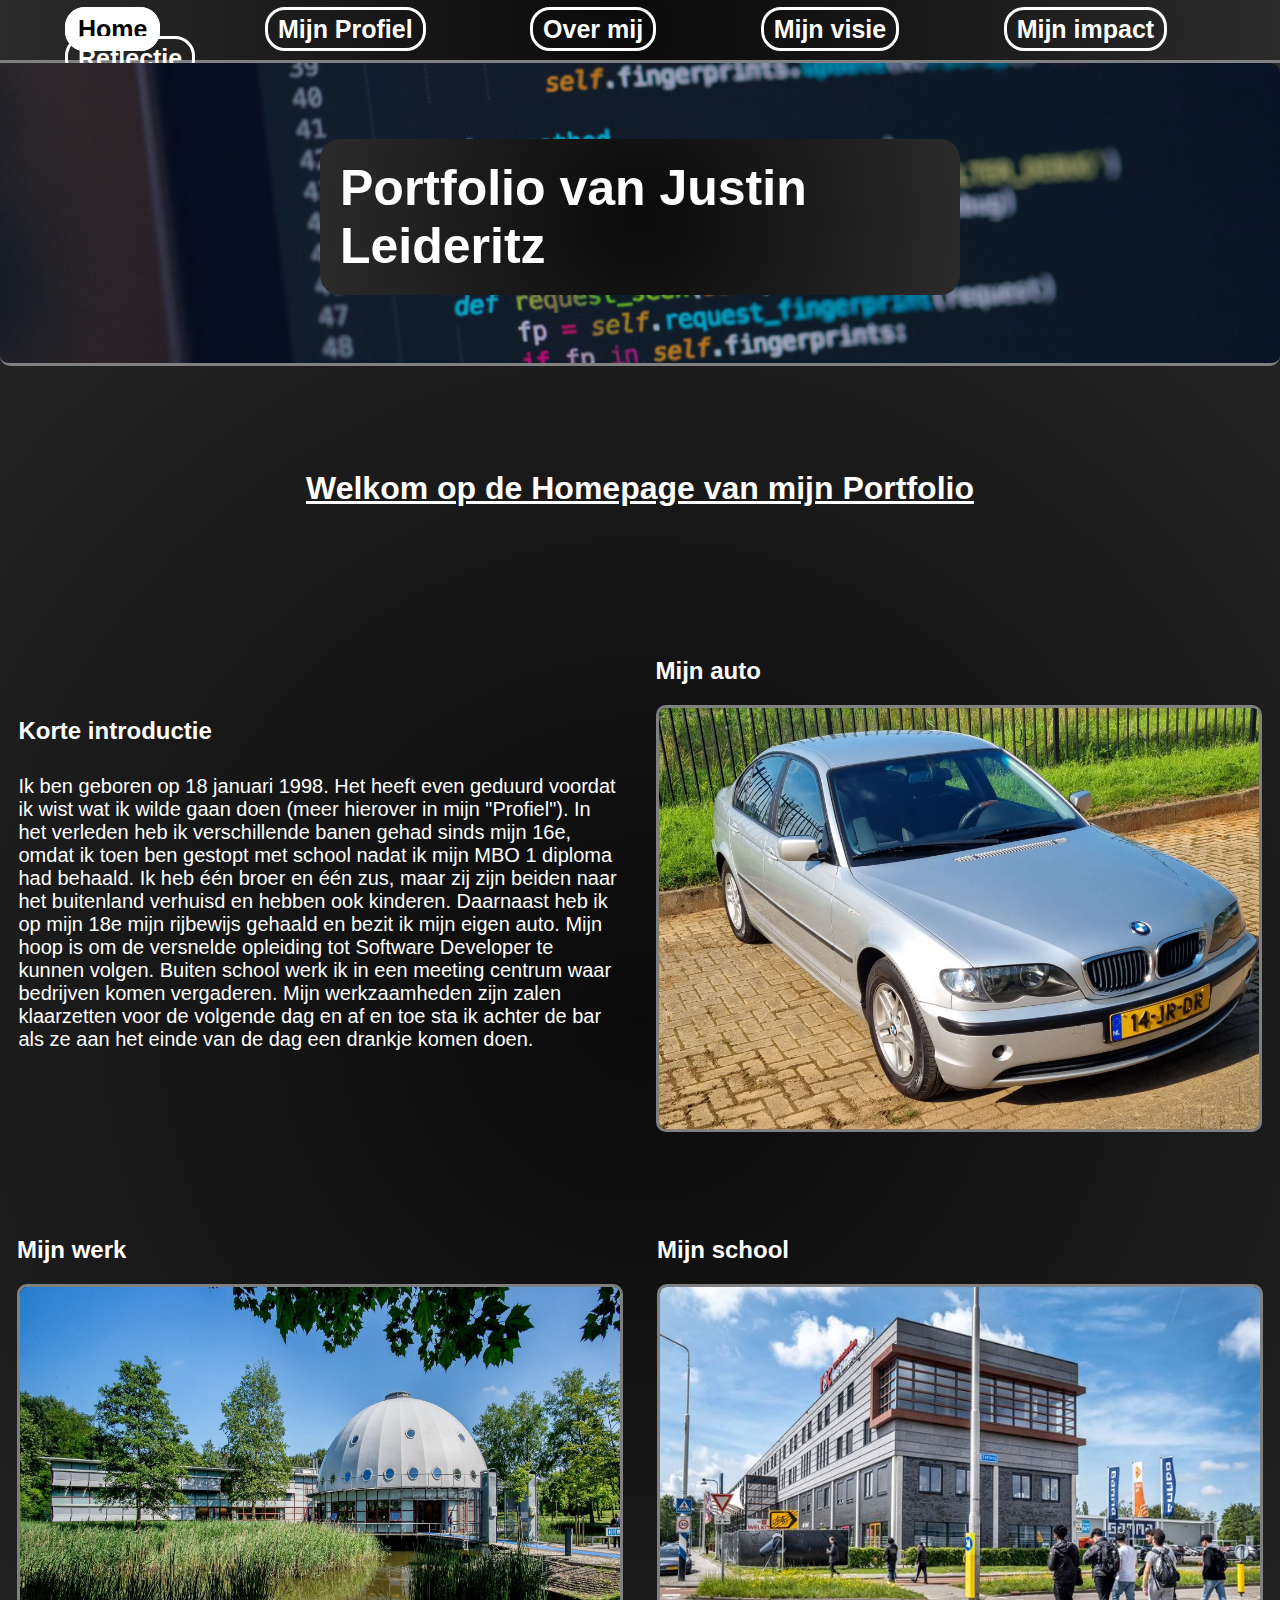
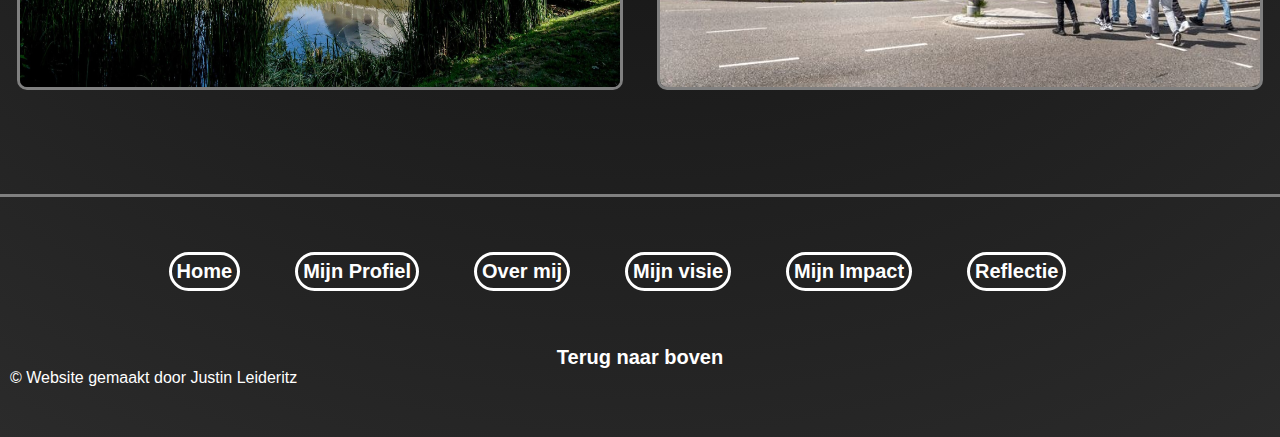
<file: index.html>
<!DOCTYPE html>
<html lang="en">

<head>
  <meta charset="utf-8" />
  <meta name="viewport" content="width=device-width, initial-scale=1" />
  <title>Portfolio van Justin</title>
  <link rel="stylesheet" href="./styles/index.css" />
</head>

<body>
  <div id="nav" class="nav">
    <nav>
      <a style="background-color: white; color: black; border-color: white" class="navbaritem"
        href="index.html">Home</a>
      <a class="navbaritem" href="profiel.html">Mijn Profiel</a>
      <a class="navbaritem" href="overmij.html">Over mij</a>
      <a class="navbaritem" href="mijnvisie.html">Mijn visie</a>
      <a class="navbaritem" href="impact.html">Mijn impact</a>
      <a class="navbaritem" href="reflectie.html">Reflectie</a>

    </nav>
  </div>
  <header>
    <img height="300px" width="100%" src="./images/MHM-By-Praxent-1-1024x256.webp" alt="header" />
    <h1>Portfolio van Justin Leideritz</h1>
  </header>
  <div class="content">
    <div class="titel">
      <h1>Welkom op de Homepage van mijn Portfolio</h1>
    </div>
    <div class="intro">
      <div class="introductie">
        <h2>Korte introductie</h2>
        <p>
          Ik ben geboren op 18 januari 1998. Het heeft even geduurd voordat ik
          wist wat ik wilde gaan doen
          <a id="overmij" href="profiel.html">(meer hierover in mijn "Profiel")</a>. In het verleden heb ik
          verschillende banen gehad sinds mijn 16e,
          omdat ik toen ben gestopt met school nadat ik mijn MBO 1 diploma had
          behaald. Ik heb één broer en één zus, maar zij zijn beiden naar het
          buitenland verhuisd en hebben ook kinderen. Daarnaast heb ik op mijn
          18e mijn rijbewijs gehaald en bezit ik mijn eigen auto. Mijn hoop is
          om de versnelde opleiding tot Software Developer te kunnen volgen. Buiten school werk ik in een meeting
          centrum waar bedrijven komen vergaderen. Mijn werkzaamheden zijn zalen klaarzetten voor de volgende dag en af
          en toe sta ik achter de bar als ze aan het einde van de dag een drankje komen doen.
        </p>
      </div>
      <div class="mijnauto">
        <h2>Mijn auto</h2>
        <img width="600px" src="./images/Snapchat-1790881213.jpg" alt="" />
      </div>
    </div>
    <div class="werkenschool">
      <div class="werk">
        <h2>Mijn werk</h2>
        <img width="600px" height="400px" src="./images/Planetarium-Meeting-Center-1-1-scaled.jpg" alt="" />
      </div>
      <div class="school">
        <h2>Mijn school</h2>
        <img width="600px" height="400px"
          src="./images/duo-en-mbo-studenten-lopen-elkaar-mis-waar-kun-je-die-aanvullende-beurs-aanvragen.jfif"
          alt="" />
      </div>
    </div>
  </div>
  <div class="footer">
    <footer>
      <a class="footeritem" href="index.html">Home</a>
      <a class="footeritem" href="profiel.html">Mijn Profiel</a>
      <a class="footeritem" href="overmij.html">Over mij</a>
      <a class="footeritem" href="mijnvisie.html">Mijn visie</a>
      <a class="footeritem" href="impact.html">Mijn Impact</a>
      <a class="footeritem" href="reflectie.html">Reflectie</a>
    </footer>
    <div class="linkernaarboven">
      <a href="#nav">Terug naar boven</a>
    </div>
    <div class="copyright">
      <p>&copy; Website gemaakt door Justin Leideritz</p>
    </div>
  </div>
</body>

</html>
</file>
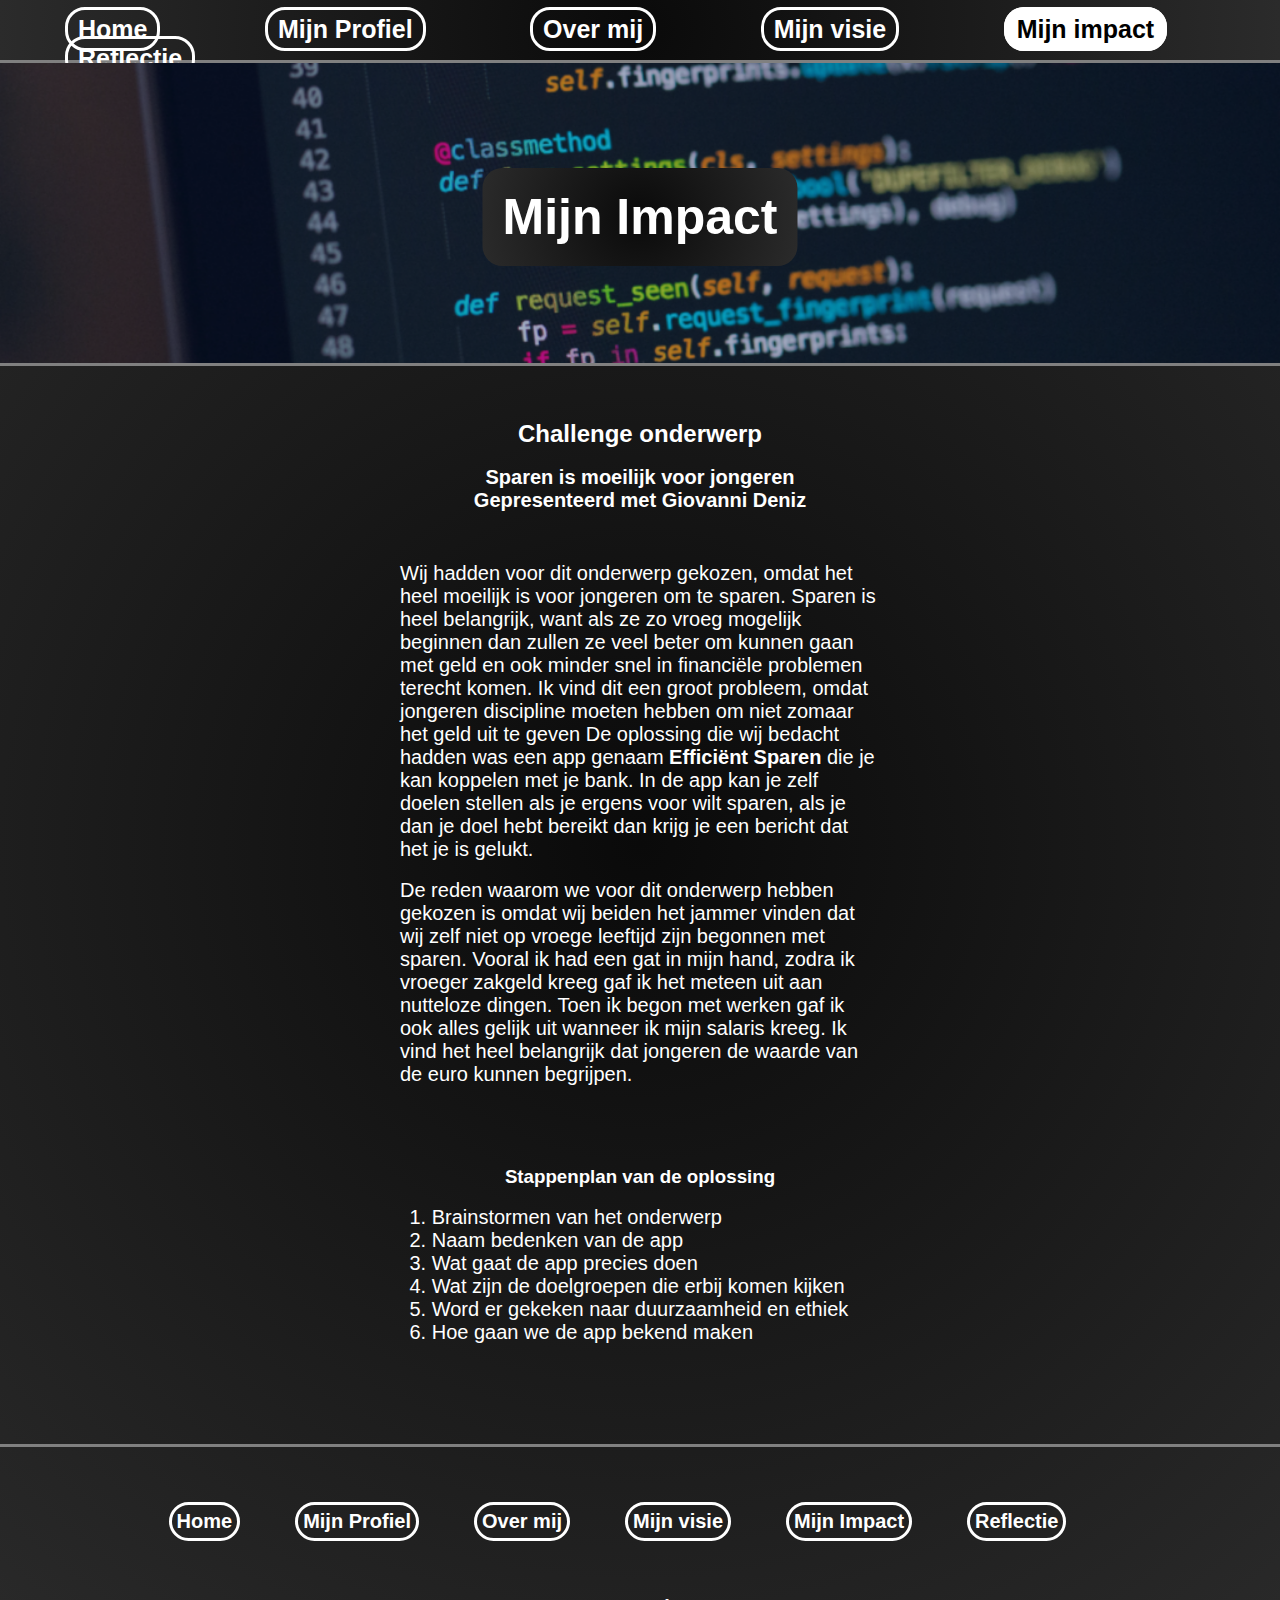
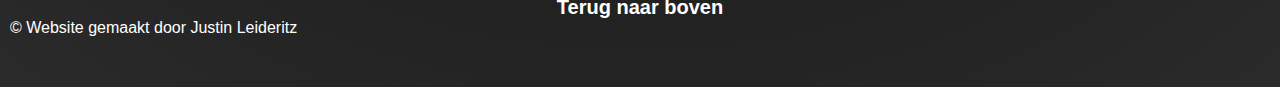
<file: impact.html>
<!DOCTYPE html>
<html lang="en">

<head>
  <meta charset="utf-8" />
  <meta name="viewport" content="width=device-width, initial-scale=1" />
  <title>Portfolio van Justin</title>
  <link rel="stylesheet" href="./styles/impact.css" />
</head>

<body>
  <div id="nav" class="nav">
    <nav>
      <a class="navbaritem" href="index.html">Home</a>
      <a class="navbaritem" href="profiel.html">Mijn Profiel</a>
      <a class="navbaritem" href="overmij.html">Over mij</a>
      <a class="navbaritem" href="mijnvisie.html">Mijn visie</a>
      <a style="background-color: white; color: black; border-color: white" class="navbaritem" href="impact.html">Mijn
        impact</a>
      <a class="navbaritem" href="reflectie.html">Reflectie</a>

    </nav>
  </div>
  <header>
    <img height="300px" width="100%" src="./images/MHM-By-Praxent-1-1024x256.webp" alt="header" />
    <h1>Mijn Impact</h1>
  </header>
  <div class="content">
    <div class="begin">
      <h2>Challenge onderwerp</h2>
      <br />
      <p><strong>Sparen is moeilijk voor jongeren</strong></p>
      <p><strong>Gepresenteerd met Giovanni Deniz</strong></p>
    </div>
    <div class="midden">
      <p>
        Wij hadden voor dit onderwerp gekozen, omdat het heel moeilijk is voor
        jongeren om te sparen. Sparen is heel belangrijk, want als ze zo vroeg
        mogelijk beginnen dan zullen ze veel beter om kunnen gaan met geld en
        ook minder snel in financiële problemen terecht komen. Ik vind dit een
        groot probleem, omdat jongeren discipline moeten hebben om niet zomaar
        het geld uit te geven
        De oplossing die wij bedacht hadden was een app genaam <strong> Efficiënt Sparen </strong>die je kan koppelen
        met je bank. In de app kan je zelf doelen stellen als je ergens voor
        wilt sparen, als je dan je doel hebt bereikt dan krijg je een bericht
        dat het je is gelukt.
      </p>
    </div>
    <br>
    <div class="midden">
      <p>De reden waarom we voor dit onderwerp hebben gekozen is omdat wij beiden het jammer vinden dat wij zelf niet op
        vroege leeftijd zijn begonnen met sparen. Vooral ik had een gat in mijn hand, zodra ik vroeger zakgeld kreeg gaf
        ik het meteen uit aan nutteloze dingen. Toen ik begon met werken gaf ik ook alles gelijk uit wanneer ik mijn
        salaris kreeg. Ik vind het heel belangrijk dat jongeren de waarde van de euro kunnen
        begrijpen.</p>
    </div>
    <div class="eind">
      <h3>Stappenplan van de oplossing</h3>
      <br>
      <ol>
        <li>Brainstormen van het onderwerp</li>
        <li>Naam bedenken van de app</li>
        <li>Wat gaat de app precies doen</li>
        <li>Wat zijn de doelgroepen die erbij komen kijken</li>
        <li>Word er gekeken naar duurzaamheid en ethiek</li>
        <li>Hoe gaan we de app bekend maken</li>
      </ol>
    </div>
    <div class="footer">
      <footer>
        <a class="footeritem" href="index.html">Home</a>
        <a class="footeritem" href="profiel.html">Mijn Profiel</a>
        <a class="footeritem" href="overmij.html">Over mij</a>
        <a class="footeritem" href="mijnvisie.html">Mijn visie</a>
        <a class="footeritem" href="impact.html">Mijn Impact</a>
        <a class="footeritem" href="reflectie.html">Reflectie</a>
      </footer>
      <div class="linkernaarboven">
        <a href="#nav">Terug naar boven</a>
      </div>
      <div class="copyright">
        <p>&copy; Website gemaakt door Justin Leideritz</p>
      </div>
    </div>
</body>

</html>
</file>
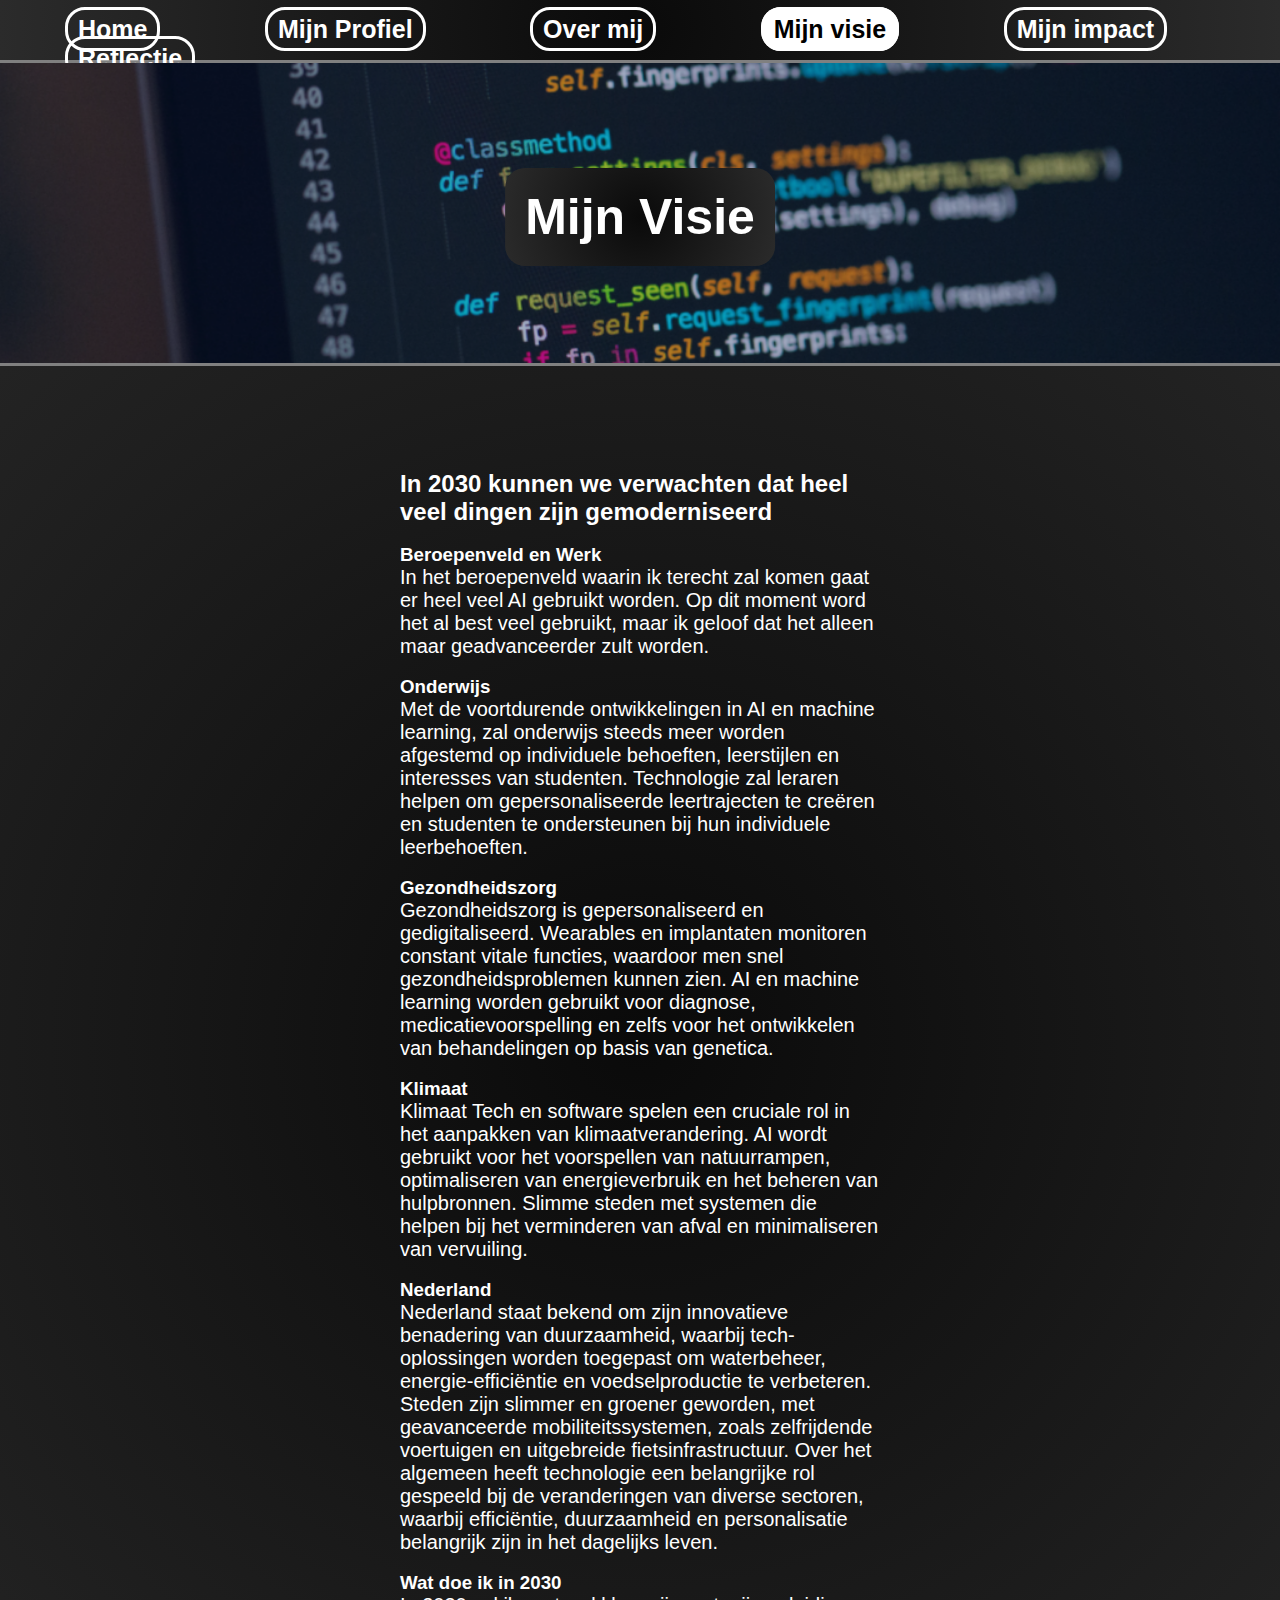
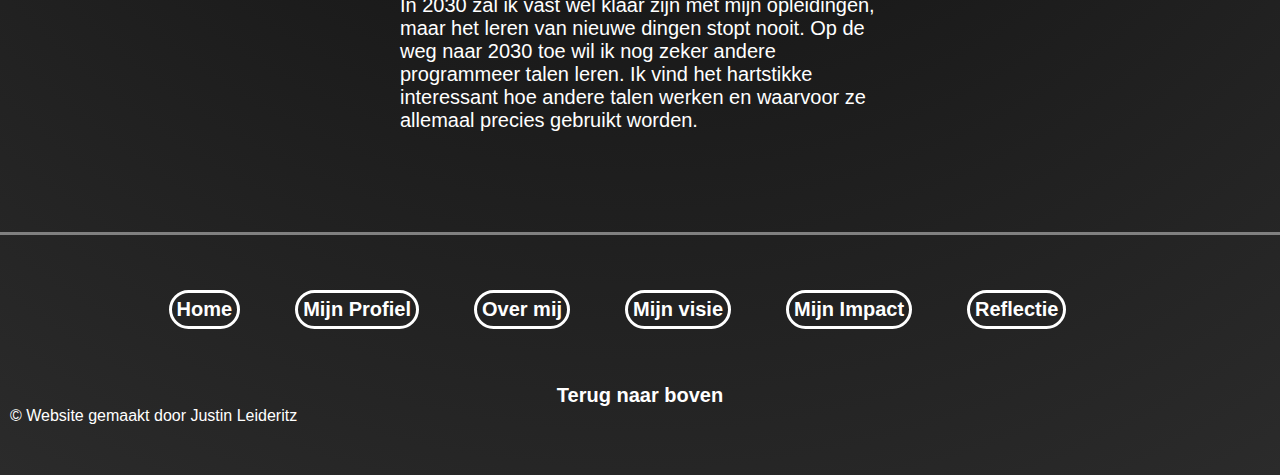
<file: mijnvisie.html>
<!DOCTYPE html>
<html lang="en">

<head>
  <meta charset="utf-8" />
  <meta name="viewport" content="width=device-width, initial-scale=1" />
  <title>Portfolio van Justin</title>
  <link rel="stylesheet" href="./styles/mijnvisie.css" />
</head>

<body>
  <div id="nav" class="nav">
    <nav>
      <a class="navbaritem" href="index.html">Home</a>
      <a class="navbaritem" href="profiel.html">Mijn Profiel</a>
      <a class="navbaritem" href="overmij.html">Over mij</a>
      <a style="background-color: white; color: black; border-color: white" class="navbaritem"
        href="mijnvisie.html">Mijn visie</a>
      <a class="navbaritem" href="impact.html">Mijn impact</a>
      <a class="navbaritem" href="reflectie.html">Reflectie</a>

    </nav>
  </div>
  <header>
    <img height="300px" width="100%" src="./images/MHM-By-Praxent-1-1024x256.webp" alt="header" />
    <h1>Mijn Visie</h1>
  </header>
  <div class="content">
    <h2>
      <strong>
        In 2030 kunnen we verwachten dat heel veel dingen zijn gemoderniseerd
      </strong>
    </h2>
    <br />
    <h3>Beroepenveld en Werk</h3>
    <p>
      In het beroepenveld waarin ik terecht zal komen gaat er heel veel AI gebruikt worden. Op dit moment word het al
      best veel gebruikt, maar ik geloof dat het alleen maar geadvanceerder zult worden.
    </p>
    <br />
    <h3>Onderwijs</h3>
    <p>
      Met de voortdurende ontwikkelingen in AI en machine learning, zal onderwijs steeds meer worden afgestemd op
      individuele behoeften, leerstijlen en interesses van studenten. Technologie zal leraren helpen om
      gepersonaliseerde leertrajecten te creëren en studenten te ondersteunen bij hun individuele leerbehoeften.
    </p>
    <br />
    <h3>Gezondheidszorg</h3>
    <p>
      Gezondheidszorg is gepersonaliseerd en gedigitaliseerd.
      Wearables en implantaten monitoren constant vitale functies, waardoor
      men snel gezondheidsproblemen kunnen zien. AI en
      machine learning worden gebruikt voor diagnose, medicatievoorspelling en
      zelfs voor het ontwikkelen van behandelingen op basis
      van genetica.
    </p>
    <br />
    <h3>Klimaat</h3>
    <p>
      Klimaat Tech en software spelen een cruciale rol in het aanpakken van
      klimaatverandering. AI wordt gebruikt voor het voorspellen van
      natuurrampen, optimaliseren van energieverbruik en het beheren van
      hulpbronnen. Slimme steden met systemen die helpen bij het
      verminderen van afval en minimaliseren van vervuiling.
    </p>
    <br />
    <h3>Nederland</h3>
    <p>
      Nederland staat bekend om zijn innovatieve benadering van duurzaamheid,
      waarbij tech-oplossingen worden toegepast om waterbeheer,
      energie-efficiëntie en voedselproductie te verbeteren. Steden zijn
      slimmer en groener geworden, met geavanceerde mobiliteitssystemen, zoals
      zelfrijdende voertuigen en uitgebreide fietsinfrastructuur. Over het
      algemeen heeft technologie een belangrijke rol gespeeld bij de veranderingen van diverse sectoren, waarbij
      efficiëntie, duurzaamheid en
      personalisatie belangrijk zijn in het dagelijks leven.
    </p>
    <br>
    <h3>Wat doe ik in 2030</h3>
    <p>In 2030 zal ik vast wel klaar zijn met mijn opleidingen, maar het leren van nieuwe dingen stopt nooit. Op de weg
      naar 2030 toe wil ik nog zeker andere programmeer talen leren. Ik vind het hartstikke interessant hoe andere talen
      werken en waarvoor ze allemaal precies gebruikt worden. </p>
  </div>
  <div class="footer">
    <footer>
      <a class="footeritem" href="index.html">Home</a>
      <a class="footeritem" href="profiel.html">Mijn Profiel</a>
      <a class="footeritem" href="overmij.html">Over mij</a>
      <a class="footeritem" href="mijnvisie.html">Mijn visie</a>
      <a class="footeritem" href="impact.html">Mijn Impact</a>
      <a class="footeritem" href="reflectie.html">Reflectie</a>
    </footer>
    <div class="linkernaarboven">
      <a href="#nav">Terug naar boven</a>
    </div>
    <div class="copyright">
      <p>&copy; Website gemaakt door Justin Leideritz</p>
    </div>
  </div>
</body>

</html>
</file>
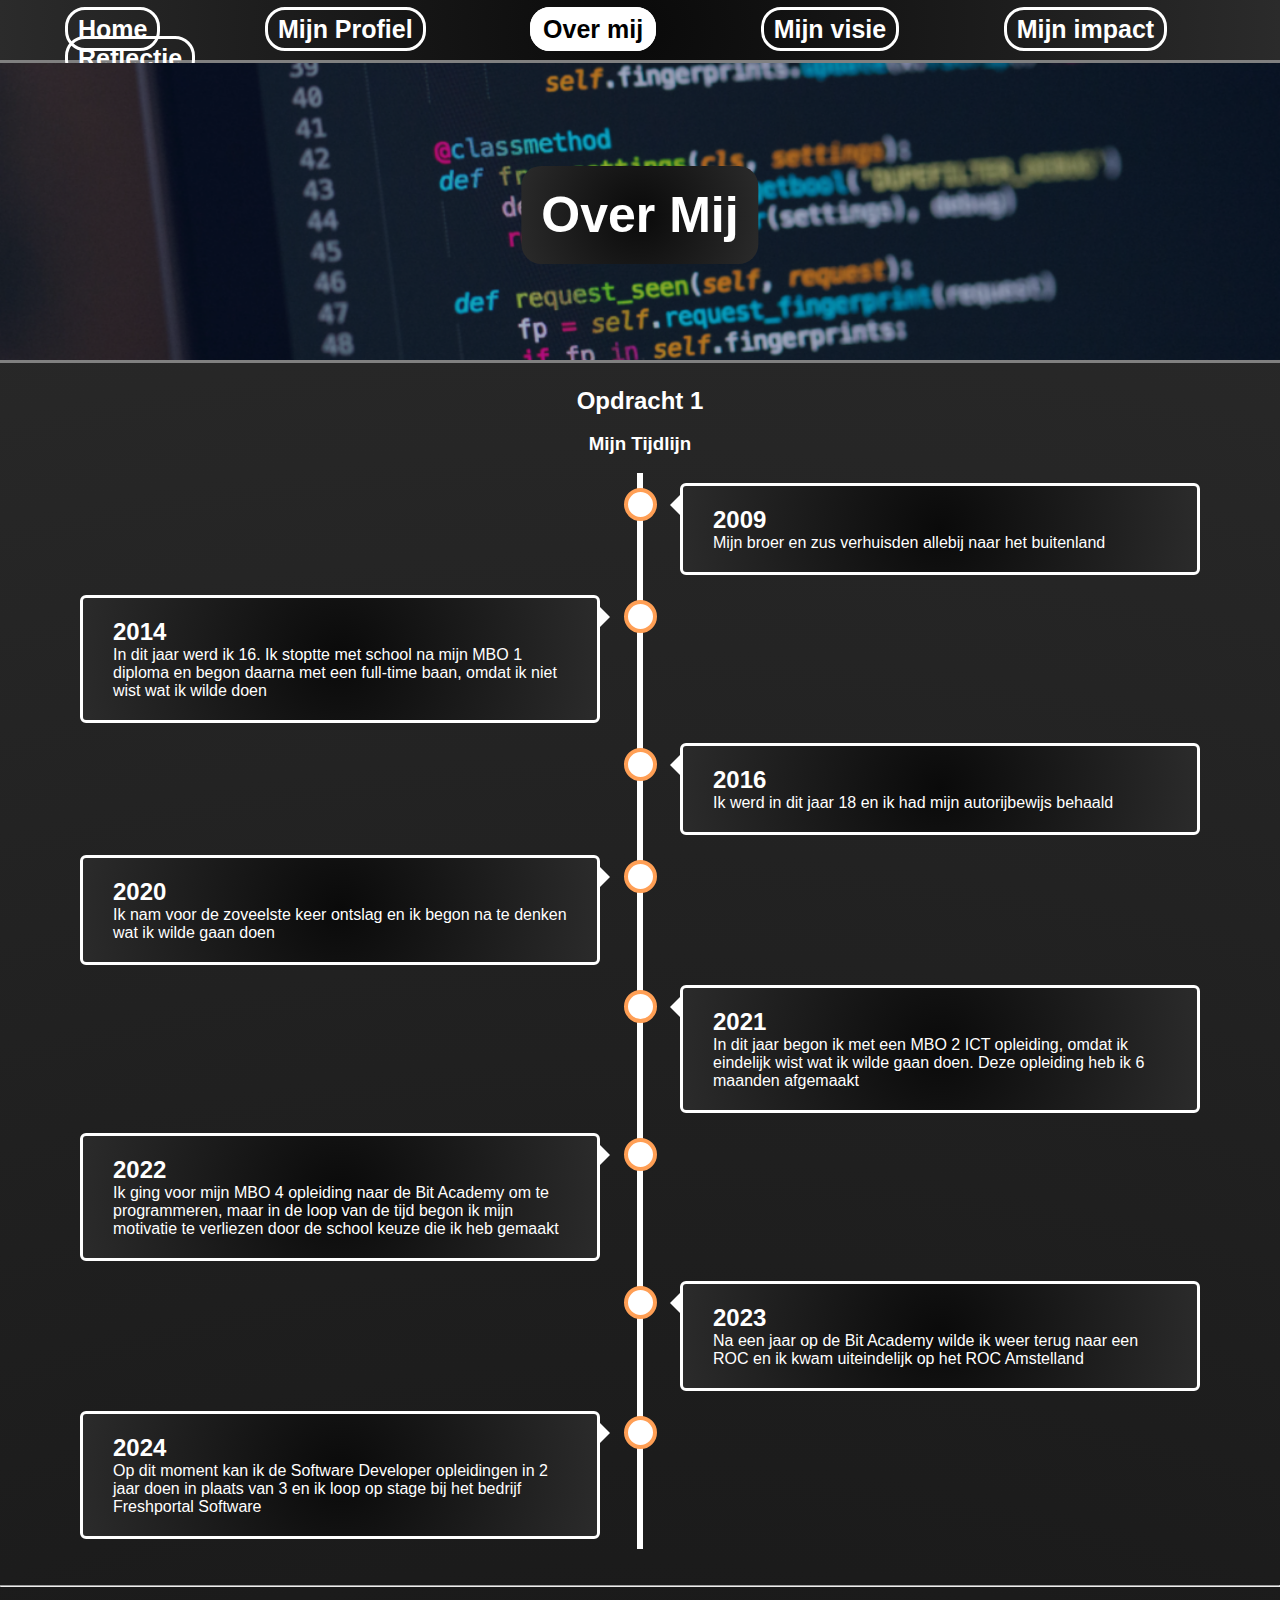
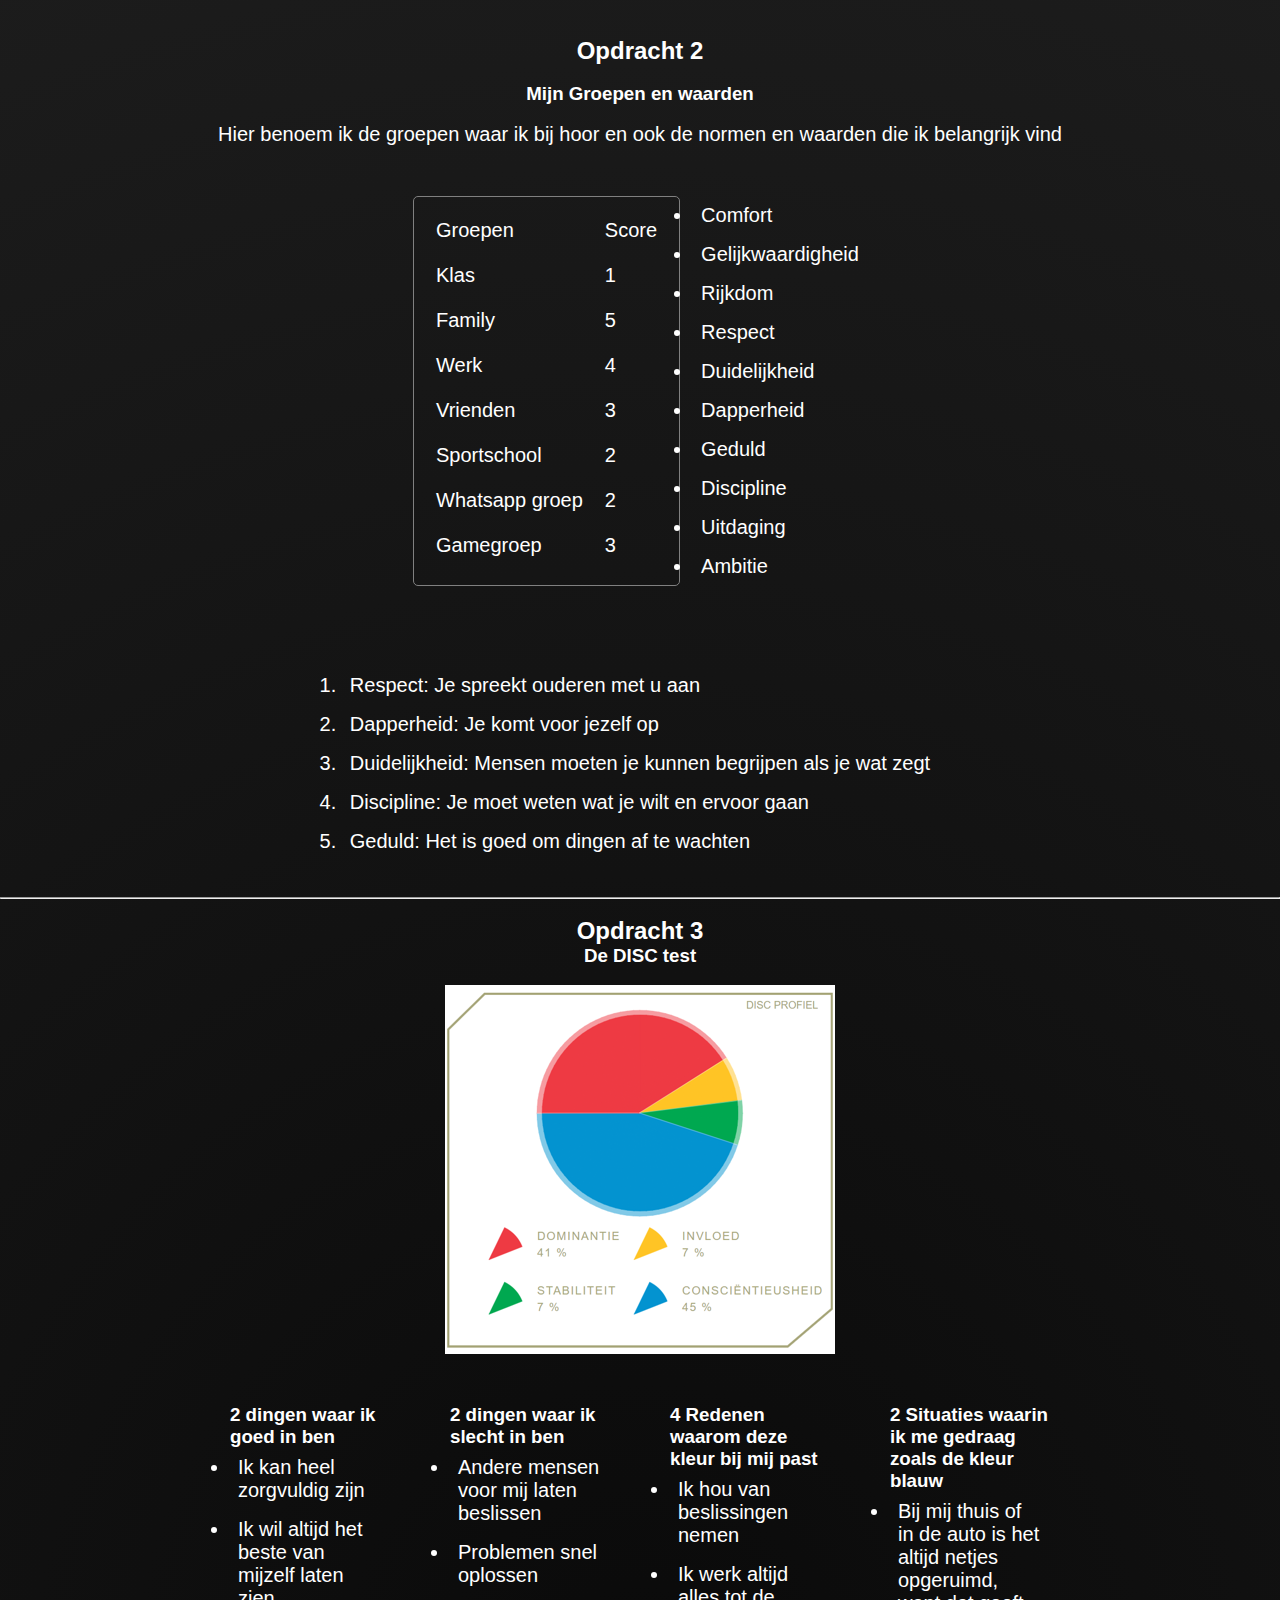
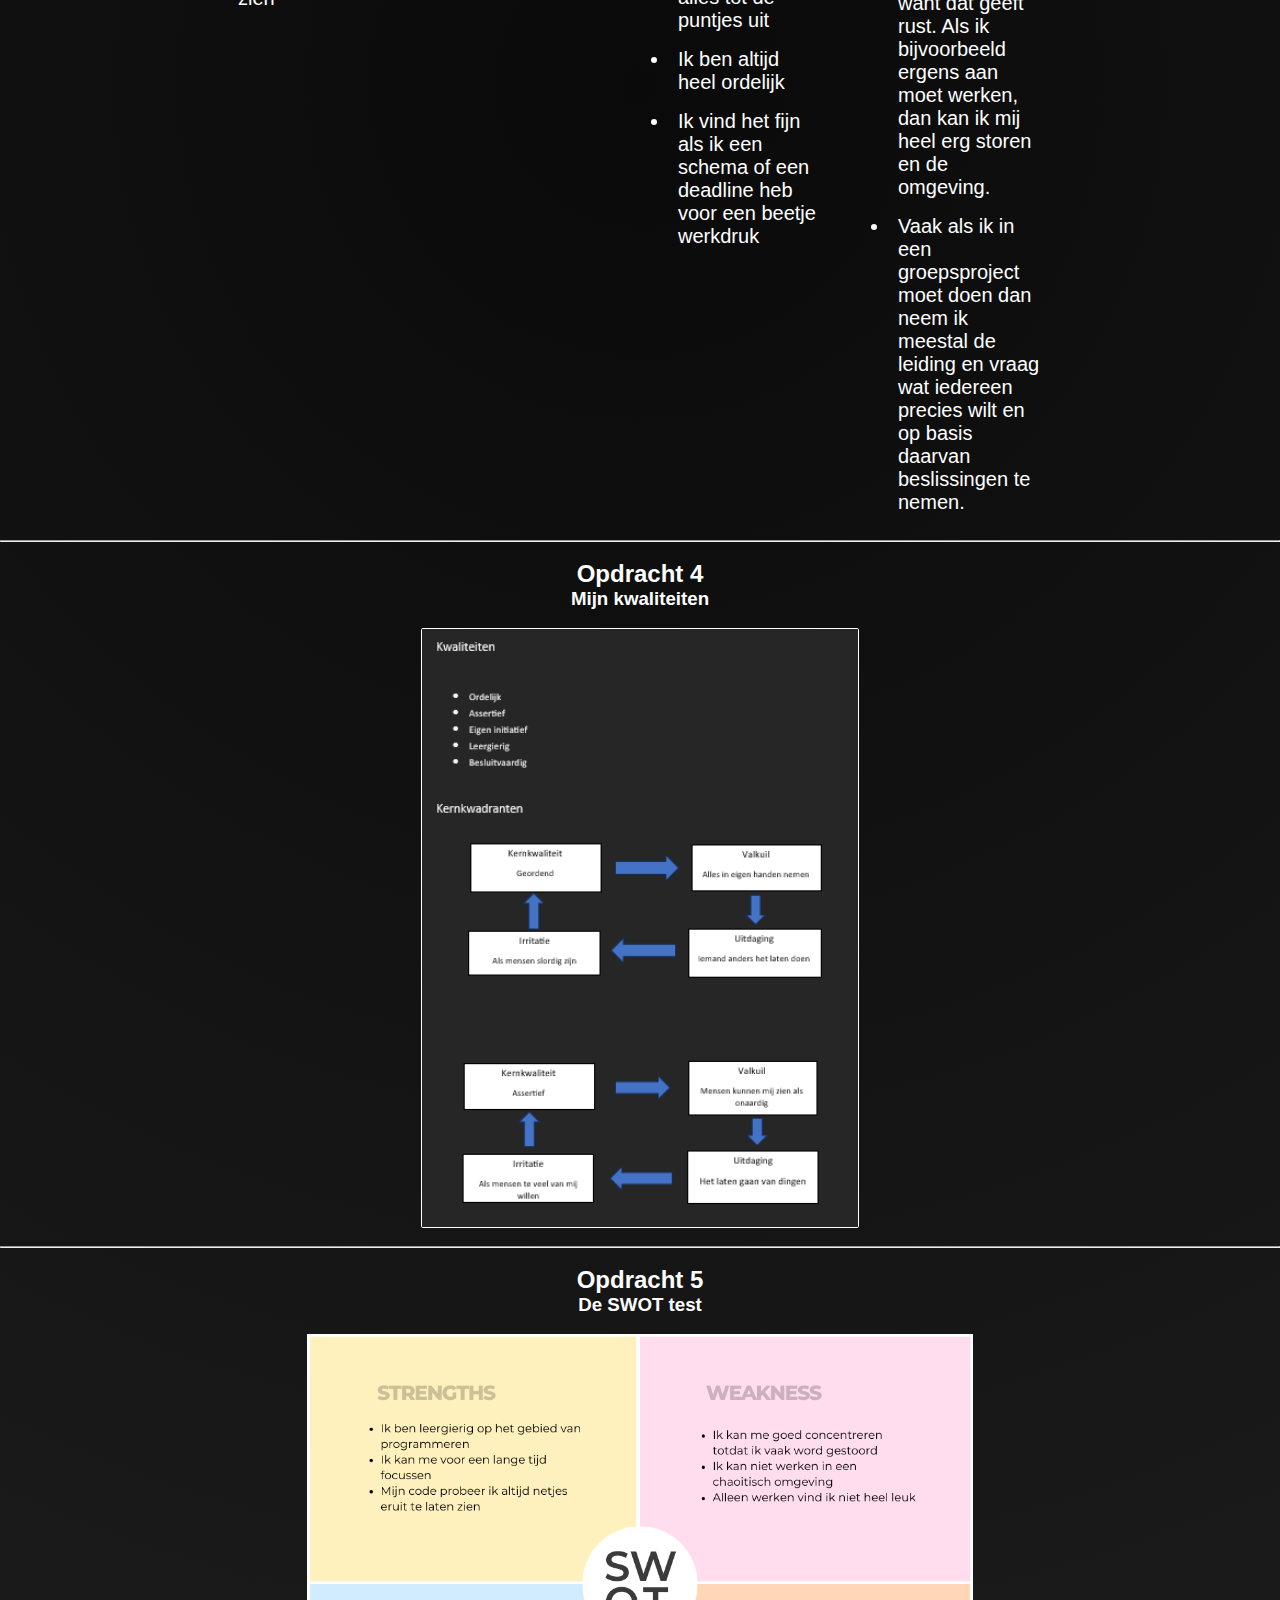
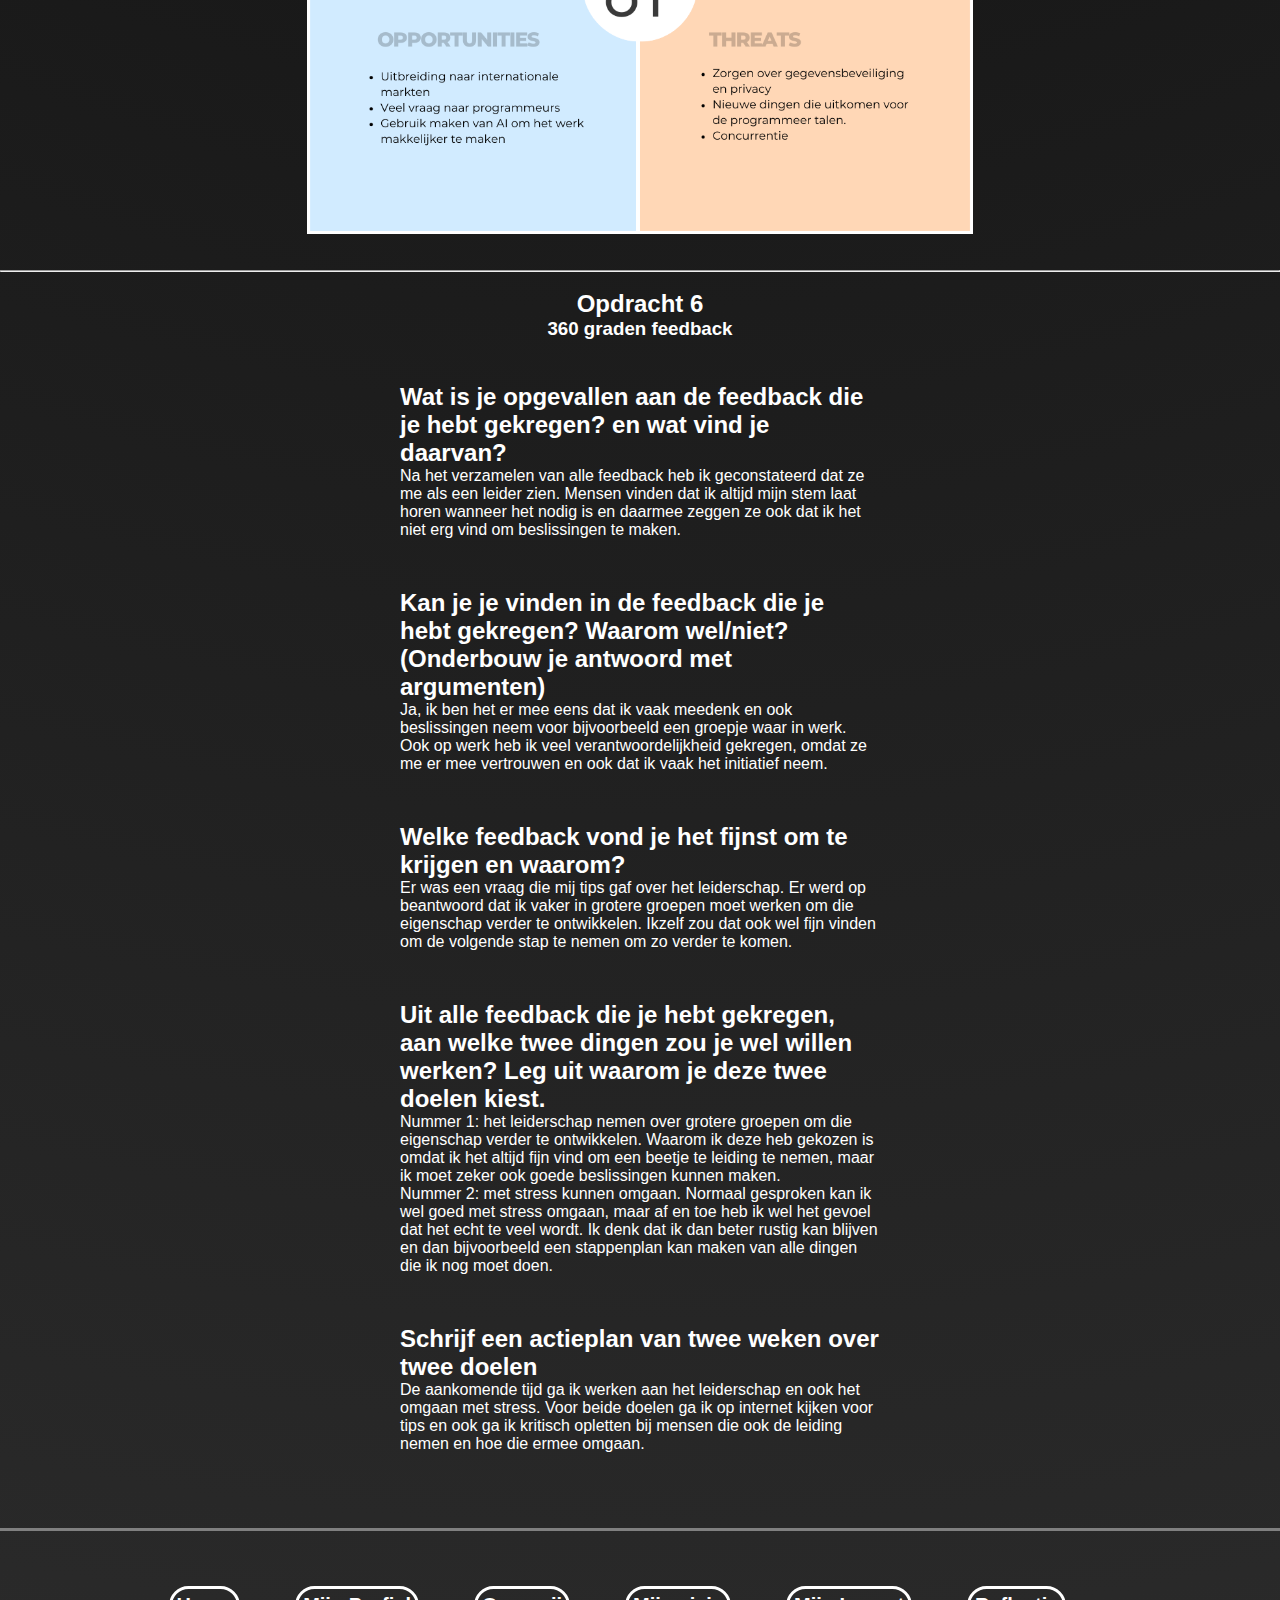
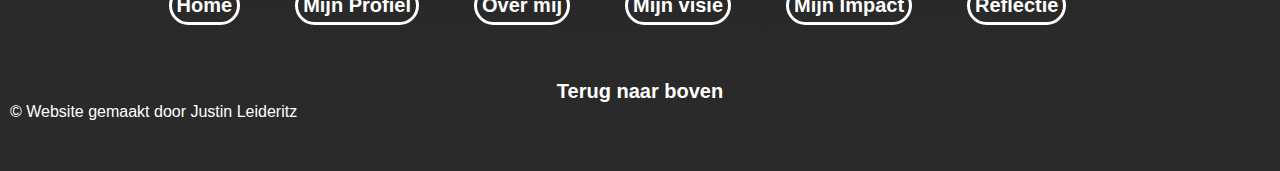
<file: overmij.html>
<!DOCTYPE html>
<html lang="en">

<head>
  <meta charset="utf-8" />
  <meta name="viewport" content="width=device-width, initial-scale=1" />
  <title>Portfolio van Justin</title>
  <link rel="stylesheet" href="./styles/overmij.css" />
</head>

<body>
  <div id="nav" class="nav">
    <nav>
      <a class="navbaritem" href="index.html">Home</a>
      <a class="navbaritem" href="profiel.html">Mijn Profiel</a>
      <a style="background-color: white; color: black; border-color: white" class="navbaritem" href="overmij.html">Over
        mij</a>
      <a class="navbaritem" href="mijnvisie.html">Mijn visie</a>
      <a class="navbaritem" href="impact.html">Mijn impact</a>
      <a class="navbaritem" href="reflectie.html">Reflectie</a>

    </nav>
  </div>
  <header>
    <img height="300px" width="100%" src="./images/MHM-By-Praxent-1-1024x256.webp" alt="header" />
    <h1>Over Mij</h1>
  </header>
  <div class="overmij">
    <div class="opdracht1">
      <h2>Opdracht 1</h2>
      <br>
      <h3>Mijn Tijdlijn</h3>
      <br>
      <div class="timeline">
        <div class="container right">
          <div class="content">
            <h2>2009</h2>
            <p>Mijn broer en zus verhuisden allebij naar het buitenland</p>
          </div>
        </div>
        <div class="container left">
          <div class="content">
            <h2>2014</h2>
            <p>In dit jaar werd ik 16. Ik stoptte met school na mijn MBO 1 diploma en begon daarna met een full-time baan, omdat ik niet wist wat ik wilde doen</p>
          </div>
        </div>
        <div class="container right">
          <div class="content">
            <h2>2016</h2>
            <p>Ik werd in dit jaar 18 en ik had mijn autorijbewijs behaald</p>
          </div>
        </div>
        <div class="container left">
          <div class="content">
            <h2>2020</h2>
            <p>Ik nam voor de zoveelste keer ontslag en ik begon na te denken wat ik wilde gaan doen</p>
          </div>
        </div>
        <div class="container right">
          <div class="content">
            <h2>2021</h2>
            <p>In dit jaar begon ik met een MBO 2 ICT opleiding, omdat ik eindelijk wist wat ik wilde gaan doen. Deze opleiding heb ik 6 maanden afgemaakt</p>
          </div>
        </div>
        <div class="container left">
          <div class="content">
            <h2>2022</h2>
            <p>Ik ging voor mijn MBO 4 opleiding naar de Bit Academy om te programmeren, maar in de loop van de tijd begon ik mijn motivatie te verliezen door de school keuze die ik heb gemaakt</p>
          </div>
        </div>
        <div class="container right">
          <div class="content">
            <h2>2023</h2>
            <p>Na een jaar op de Bit Academy wilde ik weer terug naar een ROC en ik kwam uiteindelijk op het ROC Amstelland</p>
          </div>
        </div>
        <div class="container left">
          <div class="content">
            <h2>2024</h2>
            <p>Op dit moment kan ik de Software Developer opleidingen in 2 jaar doen in plaats van 3 en ik loop op stage bij het bedrijf Freshportal Software</p>
          </div>
        </div>
      </div>
    </div>
    <br>
    <br>
    <hr>
    <div class="opdracht2-beschrijving">
      <h2>Opdracht 2</h2>
      <br>
      <h3>Mijn Groepen en waarden</h3>
      <br>
      <p>Hier benoem ik de groepen waar ik bij hoor en ook de normen en waarden die ik belangrijk vind</p>
    </div>
    <div class="opdracht2">
      <div class="table-waarden">
        <table>
          <tr>
            <td>Groepen</td>
            <td>Score</td>
          </tr>
          <tr>
            <td>Klas</td>
            <td>1</td>
          </tr>
          <tr>
            <td>Family</td>
            <td>5</td>
          </tr>
          <tr>
            <td>Werk</td>
            <td>4</td>
          </tr>
          <tr>
            <td>Vrienden</td>
            <td>3</td>
          </tr>
          <tr>
            <td>Sportschool</td>
            <td>2</td>
          </tr>
          <tr>
            <td>Whatsapp groep</td>
            <td>2</td>
          </tr>
          <tr>
            <td>Gamegroep</td>
            <td>3</td>
          </tr>
        </table>
      </div>
      <div class="waarden">
        <ul>
          <li>Comfort</li>
          <li>Gelijkwaardigheid</li>
          <li>Rijkdom</li>
          <li>Respect</li>
          <li>Duidelijkheid</li>
          <li>Dapperheid</li>
          <li>Geduld</li>
          <li>Discipline</li>
          <li>Uitdaging</li>
          <li>Ambitie</li>
        </ul>
      </div>
    </div>
    <div class="top5">
      <ol>
        <li>Respect: Je spreekt ouderen met u aan</li>
        <li>Dapperheid: Je komt voor jezelf op</li>
        <li>Duidelijkheid: Mensen moeten je kunnen begrijpen als je wat zegt</li>
        <li>Discipline: Je moet weten wat je wilt en ervoor gaan</li>
        <li>Geduld: Het is goed om dingen af te wachten</li>
      </ol>
    </div>
    <br>
    <br>
    <hr>
    <br>
    <div class="disctest">
      <h2>Opdracht 3</h2>
      <h3>De DISC test</h3>
      <br>
      <img src="./images/opdracht3b.png" alt="" />
    </div>
    <div class="uitwerking">
      <div class="opdracht3-goed">
        <h3>2 dingen waar ik goed in ben</h3>
        <ul>
          <li>Ik kan heel zorgvuldig zijn</li>
          <li>Ik wil altijd het beste van mijzelf laten zien</li>
        </ul>
      </div>
      <div class="opdracht3-slecht">
        <h3>2 dingen waar ik slecht in ben</h3>
        <ul>
          <li>Andere mensen voor mij laten beslissen</li>
          <li>Problemen snel oplossen</li>
        </ul>
      </div>
      <div>
        <h3>4 Redenen waarom deze kleur bij mij past</h3>
        <ul>
          <li>Ik hou van beslissingen nemen</li>
          <li>Ik werk altijd alles tot de puntjes uit</li>
          <li>Ik ben altijd heel ordelijk</li>
          <li>Ik vind het fijn als ik een schema of een deadline heb voor een beetje werkdruk</li>
        </ul>
      </div>
      <div>
        <h3>2 Situaties waarin ik me gedraag zoals de kleur blauw</h3>
        <ul>
          <li>Bij mij thuis of in de auto is het altijd netjes opgeruimd, want dat geeft rust. Als ik bijvoorbeeld
            ergens aan moet werken, dan kan ik mij heel erg storen en de omgeving.</li>
          <li>Vaak als ik in een groepsproject moet doen dan neem ik meestal de leiding en vraag wat iedereen precies
            wilt en op basis daarvan beslissingen te nemen.</li>
        </ul>
      </div>
    </div>
    <br>
    <hr>
    <br>
    <div class="opdracht4">
      <h2>Opdracht 4</h2>
      <h3>Mijn kwaliteiten</h3>
      <br>
      <img height="600px" src="./images/opdracht4.png" alt="" />
    </div>
    <br>
    <hr>
    <br>
    <div class="opdracht5">
      <h2>Opdracht 5</h2>
      <h3>De SWOT test</h3>
      <br>
      <img height="500px" src="./images/opdracht5.png" alt="" />
    </div>
    <br>
    <br>
    <hr>
    <br>
    <div class="opdracht6">
      <h2>Opdracht 6</h2>
      <h3>360 graden feedback</h3>
      <br>
      <div>
        <h2>Wat is je opgevallen aan de feedback die je hebt gekregen? en wat vind je daarvan? </h2>
        <p>Na het verzamelen van alle feedback heb ik geconstateerd dat ze me als een leider zien. Mensen vinden dat ik altijd mijn stem laat horen wanneer het nodig is en daarmee zeggen ze ook dat ik het niet erg vind om beslissingen te maken. </p>
      </div>
      <div>
        <h2>Kan je je vinden in de feedback die je hebt gekregen? Waarom wel/niet? (Onderbouw je antwoord met argumenten) </h2>
        <p>Ja, ik ben het er mee eens dat ik vaak meedenk en ook beslissingen neem voor bijvoorbeeld een groepje waar in werk. Ook op werk heb ik veel verantwoordelijkheid gekregen, omdat ze me er mee vertrouwen en ook dat ik vaak het initiatief neem.  </p>
      </div>
      <div>
        <h2>Welke feedback vond je het fijnst om te krijgen en waarom? </h2>
        <p>Er was een vraag die mij tips gaf over het leiderschap. Er werd op beantwoord dat ik vaker in grotere groepen moet werken om die eigenschap verder te ontwikkelen. Ikzelf zou dat ook wel fijn vinden om de volgende stap te nemen om zo verder te komen. </p>
      </div>
      <div>
        <h2>Uit alle feedback die je hebt gekregen, aan welke twee dingen zou je wel willen werken? Leg uit waarom je deze twee doelen kiest. </h2>
        <p>Nummer 1: het leiderschap nemen over grotere groepen om die eigenschap verder te ontwikkelen. Waarom ik deze heb gekozen is omdat ik het altijd fijn vind om een beetje te leiding te nemen, maar ik moet zeker ook goede beslissingen kunnen maken. </p>
        <p>Nummer 2: met stress kunnen omgaan. Normaal gesproken kan ik wel goed met stress omgaan, maar af en toe heb ik wel het gevoel dat het echt te veel wordt. Ik denk dat ik dan beter rustig kan blijven en dan bijvoorbeeld een stappenplan kan maken van alle dingen die ik nog moet doen. </p>
      </div>
      <div>
        <h2>Schrijf een actieplan van twee weken over twee doelen </h2>
        <p>De aankomende tijd ga ik werken aan het leiderschap en ook het omgaan met stress. Voor beide doelen ga ik op internet kijken voor tips en ook ga ik kritisch opletten bij mensen die ook de leiding nemen en hoe die ermee omgaan.  </p>
      </div>
    </div>
  </div>
  <div class="footer">
    <footer>
      <a class="footeritem" href="index.html">Home</a>
      <a class="footeritem" href="profiel.html">Mijn Profiel</a>
      <a class="footeritem" href="overmij.html">Over mij</a>
      <a class="footeritem" href="mijnvisie.html">Mijn visie</a>
      <a class="footeritem" href="impact.html">Mijn Impact</a>
      <a class="footeritem" href="reflectie.html">Reflectie</a>
    </footer>
    <div class="linkernaarboven">
      <a href="#nav">Terug naar boven</a>
    </div>
    <div class="copyright">
      <p>&copy; Website gemaakt door Justin Leideritz</p>
    </div>
  </div>
</body>

</html>
</file>
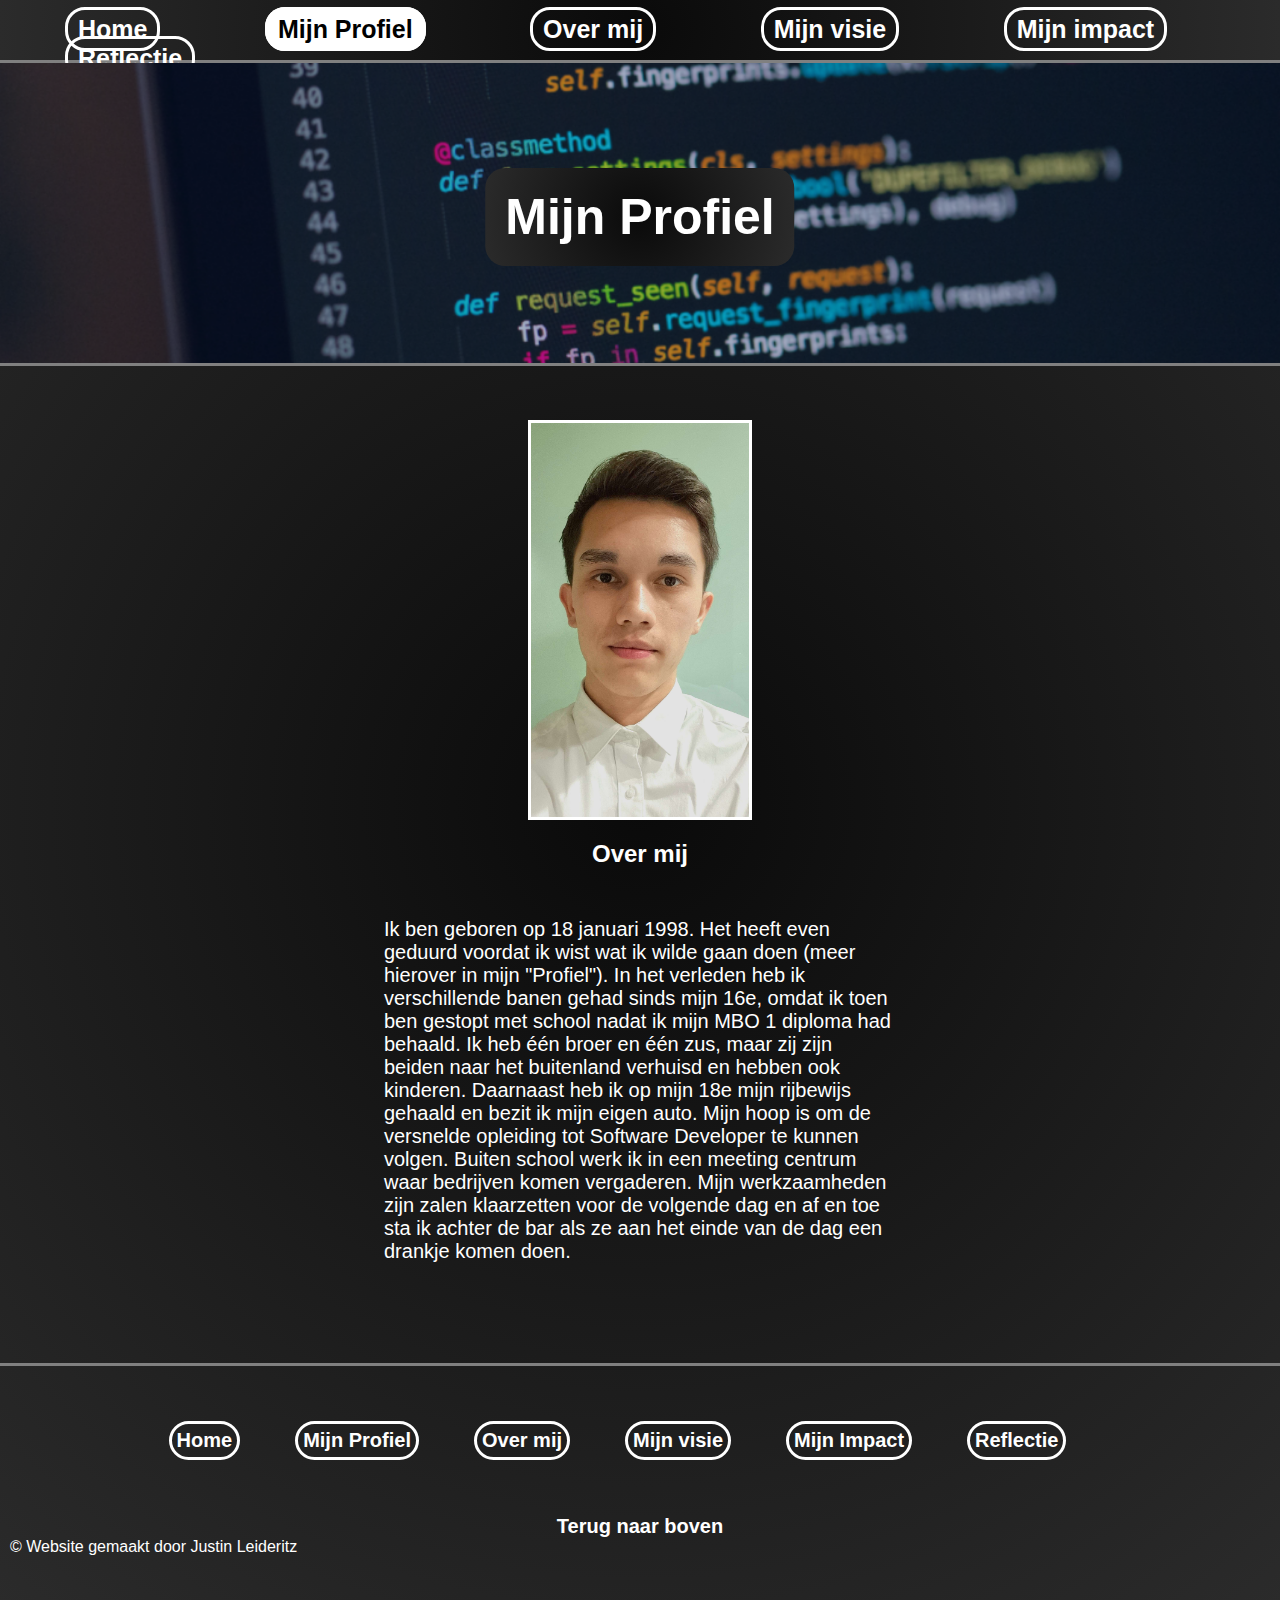
<file: profiel.html>
<!DOCTYPE html>
<html lang="en">

<head>
  <meta charset="utf-8" />
  <meta name="viewport" content="width=device-width, initial-scale=1" />
  <title>Portfolio van Justin</title>
  <link rel="stylesheet" href="./styles/profiel.css" />
</head>

<body>
  <div id="nav" class="nav">
    <nav>
      <a class="navbaritem" href="index.html">Home</a>
      <a style="background-color: white; color: black; border-color: white" class="navbaritem" href="profiel.html">Mijn
        Profiel</a>
      <a class="navbaritem" href="overmij.html">Over mij</a>
      <a class="navbaritem" href="mijnvisie.html">Mijn visie</a>
      <a class="navbaritem" href="impact.html">Mijn impact</a>
      <a class="navbaritem" href="reflectie.html">Reflectie</a>

    </nav>
  </div>
  <header>
    <img height="300px" width="100%" src="./images/MHM-By-Praxent-1-1024x256.webp" alt="header" />
    <h1>Mijn Profiel</h1>
  </header>
  <div class="profiel">
    <div class="mijnfoto">
      <img src="./images/20221214_192815.jpg" alt="" />
    </div>
    <div class="verhaal">
      <h2>Over mij</h2>
      <p>
        Ik ben geboren op 18 januari 1998. Het heeft even geduurd voordat ik
        wist wat ik wilde gaan doen (meer hierover in mijn "Profiel"). In het
        verleden heb ik verschillende banen gehad sinds mijn 16e, omdat ik
        toen ben gestopt met school nadat ik mijn MBO 1 diploma had behaald.
        Ik heb één broer en één zus, maar zij zijn beiden naar het buitenland
        verhuisd en hebben ook kinderen. Daarnaast heb ik op mijn 18e mijn
        rijbewijs gehaald en bezit ik mijn eigen auto. Mijn hoop is om de
        versnelde opleiding tot Software Developer te kunnen volgen. Buiten
        school werk ik in een meeting centrum waar bedrijven komen vergaderen.
        Mijn werkzaamheden zijn zalen klaarzetten voor de volgende dag en af
        en toe sta ik achter de bar als ze aan het einde van de dag een
        drankje komen doen.
      </p>
    </div>
  </div>
  <div class="footer">
    <footer>
      <a class="footeritem" href="index.html">Home</a>
      <a class="footeritem" href="profiel.html">Mijn Profiel</a>
      <a class="footeritem" href="overmij.html">Over mij</a>
      <a class="footeritem" href="mijnvisie.html">Mijn visie</a>
      <a class="footeritem" href="impact.html">Mijn Impact</a>
      <a class="footeritem" href="reflectie.html">Reflectie</a>
    </footer>
    <div class="linkernaarboven">
      <a href="#nav">Terug naar boven</a>
    </div>
    <div class="copyright">
      <p>&copy; Website gemaakt door Justin Leideritz</p>
    </div>
  </div>
</body>

</html>
</file>
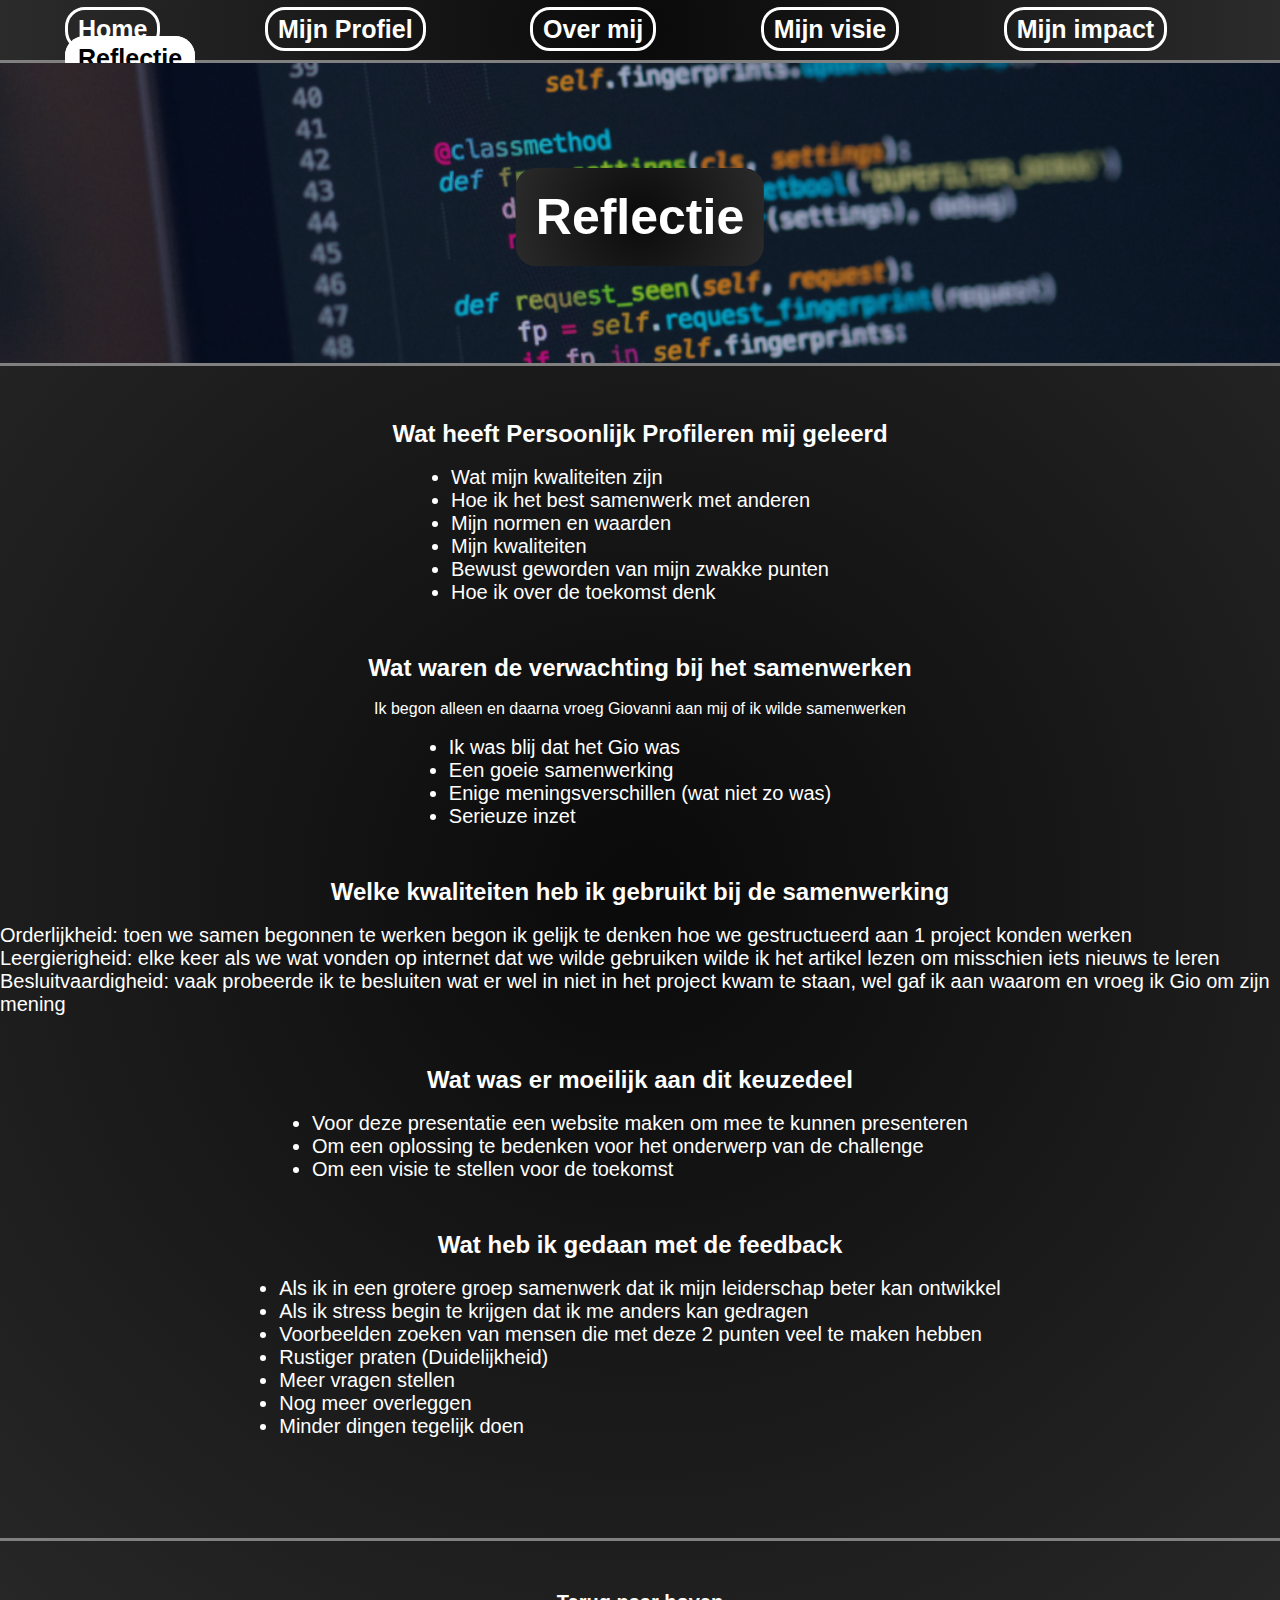
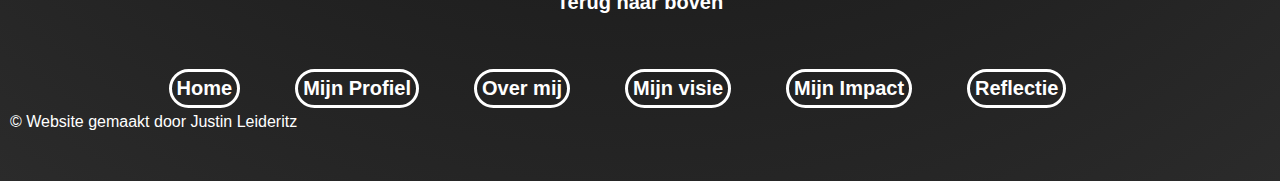
<file: reflectie.html>
<!DOCTYPE html>
<html lang="en">

<head>
  <meta charset="utf-8" />
  <meta name="viewport" content="width=device-width, initial-scale=1" />
  <title>Portfolio</title>
  <link rel="stylesheet" href="./styles/reflectie.css" />
</head>

<body>
  <div id="nav" class="nav">
    <nav>
      <a class="navbaritem" href="index.html">Home</a>
      <a class="navbaritem" href="profiel.html">Mijn Profiel</a>
      <a class="navbaritem" href="overmij.html">Over mij</a>
      <a class="navbaritem" href="mijnvisie.html">Mijn visie</a>
      <a class="navbaritem" href="impact.html">Mijn impact</a>
      <a style="background-color: white; color: black; border-color: white" class="navbaritem"
        href="reflectie.html">Reflectie</a>
    </nav>
  </div>
  <header>
    <img height="300px" width="100%" src="./images/MHM-By-Praxent-1-1024x256.webp" alt="header" />
    <h1>Reflectie</h1>
  </header>
  <div class="content">
    <div class="content-1">
      <h2>Wat heeft Persoonlijk Profileren mij geleerd</h2>
      <br>
      <ul>
        <li>Wat mijn kwaliteiten zijn</li>
        <li>Hoe ik het best samenwerk met anderen</li>
        <li>Mijn normen en waarden</li>
        <li>Mijn kwaliteiten</li>
        <li>Bewust geworden van mijn zwakke punten</li>
        <li>Hoe ik over de toekomst denk</li>
      </ul>
    </div>
    <div class="content-2">
      <h2>Wat waren de verwachting bij het samenwerken</h2>
      <br>
      <p>Ik begon alleen en daarna vroeg Giovanni aan mij of ik wilde samenwerken</p>
      <br>
      <ul>
        <li>Ik was blij dat het Gio was</li>
        <li>Een goeie samenwerking</li>
        <li>Enige meningsverschillen (wat niet zo was)</li>
        <li>Serieuze inzet</li>
      </ul>
    </div>
    <div class="content-3">
      <h2>Welke kwaliteiten heb ik gebruikt bij de samenwerking</h2>
      <br>
      <ul>
        <li>Orderlijkheid: toen we samen begonnen te werken begon ik gelijk te denken hoe we gestructueerd aan 1 project
          konden werken</li>
        <li>Leergierigheid: elke keer als we wat vonden op internet dat we wilde gebruiken wilde ik het artikel lezen om
          misschien iets nieuws te leren</li>
        <li>Besluitvaardigheid: vaak probeerde ik te besluiten wat er wel in niet in het project kwam te staan, wel gaf
          ik aan waarom en vroeg ik Gio om zijn mening</li>
      </ul>
    </div>
    <div class="content-4">
      <h2>Wat was er moeilijk aan dit keuzedeel</h2>
      <br>
      <ul>
        <li>Voor deze presentatie een website maken om mee te kunnen presenteren</li>
        <li>Om een oplossing te bedenken voor het onderwerp van de challenge</li>
        <li>Om een visie te stellen voor de toekomst</li>
      </ul>
    </div>
    <div class="content-5">
      <h2>Wat heb ik gedaan met de feedback</h2>
      <br>
      <ul>
        <li>Als ik in een grotere groep samenwerk dat ik mijn leiderschap beter kan ontwikkel</li>
        <li>Als ik stress begin te krijgen dat ik me anders kan gedragen</li>
        <li>Voorbeelden zoeken van mensen die met deze 2 punten veel te maken hebben</li>
        <li>Rustiger praten (Duidelijkheid)</li>
        <li>Meer vragen stellen</li>
        <li>Nog meer overleggen</li>
        <li>Minder dingen tegelijk doen</li>
      </ul>
    </div>
  </div>
  <div class="footer">
    <div class="linkernaarboven">
      <a href="#nav">Terug naar boven</a>
    </div>
    <footer>
      <a class="footeritem" href="index.html">Home</a>
      <a class="footeritem" href="profiel.html">Mijn Profiel</a>
      <a class="footeritem" href="overmij.html">Over mij</a>
      <a class="footeritem" href="mijnvisie.html">Mijn visie</a>
      <a class="footeritem" href="impact.html">Mijn Impact</a>
      <a class="footeritem" href="reflectie.html">Reflectie</a>
    </footer>
    <div class="copyright">
      <p>&copy; Website gemaakt door Justin Leideritz</p>
    </div>
  </div>
</body>

</html>
</file>
<file: styles/index.css>
* {
  font-family: "Franklin Gothic Medium", "Arial Narrow", Arial, sans-serif;
  margin: 0px;
  padding: 0px;
  scroll-behavior: smooth;
  color: white;
}

body {
  background: rgb(2, 0, 36);
  background: radial-gradient(circle,
      rgba(2, 0, 36, 1) 0%,
      rgba(10, 10, 10, 1) 0%,
      rgba(43, 43, 43, 1) 100%);
}

a {
  text-decoration: none;
}

/* NAVBAR STYLING*/
.nav {
  padding: 15px;
  display: flex;
  justify-content: space-around;
  background: rgb(2, 0, 36);
  background: radial-gradient(circle,
      rgba(2, 0, 36, 1) 0%,
      rgba(10, 10, 10, 1) 0%,
      rgba(43, 43, 43, 1) 100%);
  border-bottom-style: solid;
  border-color: grey;
  height: 30px;
}

nav a {
  margin: 0px 50px;
  border-style: solid;
  border-radius: 20px;
  font-size: 25px;
  font-weight: bold;
  padding: 5px 10px;
}

.navbaritem:hover {
  background-color: white;
  color: black;
  border-color: white;
}

/*^^ NAVBAR STYLING ^^*/

/*FOOTER STYLING*/
.linkernaarboven {
  display: flex;
  justify-content: center;
  margin-top: 50px;
}

.linkernaarboven a {
  font-size: 20px;
  font-weight: bold;
  transition: transform 0.3s ease;
}

.linkernaarboven a:hover {
  font-size: 20px;
  font-weight: bold;
  transform: scale(1.4);
}

.footer {
  padding-bottom: 50px;
  border-top-style: solid;
  border-color: grey;
  margin-top: 100px;
}

footer {
  margin-top: 50px;
  display: flex;
  justify-content: center;
}

.footeritem {
  margin: 5px;
  margin-right: 50px;
  font-weight: bold;
  padding: 5px;
  font-size: 20px;
  border-style: solid;
  border-radius: 50px;
}

.footeritem:hover {
  background-color: white;
  color: rgb(46, 46, 46);
  border-style: solid;
}

.copyright {
  margin-left: 10px;
}

/*^^ FOOTER STYLING ^^*/

/* HEADER STYLING*/
header {
  position: relative;
}

header img {
  border-style: none;
  border-bottom-style: solid;
  border-color: grey;
}

header h1 {
  position: absolute;
  top: 50%;
  left: 50%;
  transform: translate(-50%, -50%);
  z-index: 1;
  background: rgb(2, 0, 36);
  background: radial-gradient(circle,
      rgba(2, 0, 36, 1) 0%,
      rgba(10, 10, 10, 1) 0%,
      rgba(43, 43, 43, 1) 100%);
  padding: 20px;
  border-radius: 20px;
  font-size: 50px;
}

/*^^ HEADER STYLING ^^*/

/*MAIN*/
.content {
  margin-top: 100px;
}

.titel {
  display: flex;
  justify-content: center;
}

.titel h1 {
  margin-bottom: 150px;
  text-decoration: underline;
}

.intro {
  display: flex;
  justify-content: space-around;
  margin-bottom: 100px;
}

.introductie {
  margin-top: 20px;
  width: 40%;
}

#overmij:hover {
  text-decoration: underline;
}

.introductie {
  margin-top: 60px;
  width: 600px;
}

.introductie p {
  font-size: 20px;
}

.introductie h2 {
  margin-bottom: 30px;
}

img {
  border-style: solid;
  border-color: grey;
  border-radius: 10px;
}

h2 {
  margin-bottom: 20px;
}

.werkenschool {
  display: flex;
  justify-content: space-around;
}

/*^^ MAIN ^^*/
</file>
<file: styles/impact.css>
* {
  font-family: "Franklin Gothic Medium", "Arial Narrow", Arial, sans-serif;
  margin: 0px;
  padding: 0px;
  scroll-behavior: smooth;
  color: white;
}

body {
  background: rgb(2, 0, 36);
  background: radial-gradient(circle,
      rgba(2, 0, 36, 1) 0%,
      rgba(10, 10, 10, 1) 0%,
      rgba(43, 43, 43, 1) 100%);
}

a {
  text-decoration: none;
}

/* NAVBAR STYLING*/
.nav {
  padding: 15px;
  display: flex;
  justify-content: space-around;
  background: rgb(2, 0, 36);
  background: radial-gradient(circle,
      rgba(2, 0, 36, 1) 0%,
      rgba(10, 10, 10, 1) 0%,
      rgba(43, 43, 43, 1) 100%);
  border-bottom-style: solid;
  border-color: grey;
  height: 30px;
}

nav a {
  margin: 0px 50px;
  border-style: solid;
  border-radius: 20px;
  font-size: 25px;
  font-weight: bold;
  padding: 5px 10px;
}

.navbaritem:hover {
  background-color: white;
  color: black;
  border-color: white;
}

/*^^ NAVBAR STYLING ^^*/

/*FOOTER STYLING*/
.linkernaarboven {
  display: flex;
  justify-content: center;
  margin-top: 50px;
}

.linkernaarboven a {
  font-size: 20px;
  font-weight: bold;
  transition: transform 0.3s ease;
}

.linkernaarboven a:hover {
  font-size: 20px;
  font-weight: bold;
  transform: scale(1.4);
}

.footer {
  padding-bottom: 50px;
  border-top-style: solid;
  border-color: grey;
  margin-top: 100px;
}

footer {
  margin-top: 50px;
  display: flex;
  justify-content: center;
}

.footeritem {
  margin: 5px;
  margin-right: 50px;
  font-weight: bold;
  padding: 5px;
  font-size: 20px;
  border-style: solid;
  border-radius: 50px;
}

.footeritem:hover {
  background-color: white;
  color: rgb(46, 46, 46);
  border-style: solid;
}

.copyright {
  margin-left: 10px;
}

/*^^ FOOTER STYLING ^^*/

/* HEADER STYLING*/
header {
  position: relative;
}

header img {
  border-style: none;
  border-bottom-style: solid;
  border-color: grey;
}

header h1 {
  position: absolute;
  top: 50%;
  left: 50%;
  transform: translate(-50%, -50%);
  z-index: 1;
  background: rgb(2, 0, 36);
  background: radial-gradient(circle,
      rgba(2, 0, 36, 1) 0%,
      rgba(10, 10, 10, 1) 0%,
      rgba(43, 43, 43, 1) 100%);
  padding: 20px;
  border-radius: 20px;
  font-size: 50px;
}

/*^^ HEADER STYLING ^^*/

.begin {
  margin-top: 50px;
  display: flex;
  flex-direction: column;
  align-items: center;
  margin-bottom: 50px;
}

.midden {
  margin: 0px 400px;
  display: flex;
  justify-content: center;
}

.eind {
  margin: 80px 200px;
  display: flex;
  flex-direction: column;
  align-items: center;
}

.midden p,
li,
.begin p {
  font-size: 20px;
}
</file>
<file: styles/mijnvisie.css>
* {
  font-family: 'Franklin Gothic Medium', 'Arial Narrow', Arial, sans-serif;
  margin: 0px;
  padding: 0px;
  scroll-behavior: smooth;
  color: white;
}

body {
  background: rgb(2, 0, 36);
  background: radial-gradient(circle, rgba(2, 0, 36, 1) 0%, rgba(10, 10, 10, 1) 0%, rgba(43, 43, 43, 1) 100%);
}

a {
  text-decoration: none;
}

/* NAVBAR STYLING*/

.nav {
  padding: 15px;
  display: flex;
  justify-content: space-around;
  background: rgb(2, 0, 36);
  background: radial-gradient(circle, rgba(2, 0, 36, 1) 0%, rgba(10, 10, 10, 1) 0%, rgba(43, 43, 43, 1) 100%);
  border-bottom-style: solid;
  border-color: grey;
  height: 30px;
}

nav a {
  margin: 0px 50px;
  border-style: solid;
  border-radius: 20px;
  font-size: 25px;
  font-weight: bold;
  padding: 5px 10px;
}

.navbaritem:hover {
  background-color: white;
  color: black;
  border-color: white;
}

/*FOOTER STYLING*/
.linkernaarboven {
  display: flex;
  justify-content: center;
  margin-top: 50px;
}

.linkernaarboven a {
  font-size: 20px;
  font-weight: bold;
  transition: transform 0.3s ease;
}

.linkernaarboven a:hover {
  font-size: 20px;
  font-weight: bold;
  transform: scale(1.4);
}

.footer {
  padding-bottom: 50px;
  border-top-style: solid;
  border-color: grey;
  margin-top: 100px;
}

footer {
  margin-top: 50px;
  display: flex;
  justify-content: center;
}

.footeritem {
  margin: 5px;
  margin-right: 50px;
  font-weight: bold;
  padding: 5px;
  font-size: 20px;
  border-style: solid;
  border-radius: 50px;
}

.footeritem:hover {
  background-color: white;
  color: rgb(46, 46, 46);
  border-style: solid;
}

.copyright {
  margin-left: 10px;
}

/*^^ FOOTER STYLING ^^*/

/* HEADER STYLING*/
header {
  position: relative;
}

header img {
  border-style: none;
  border-bottom-style: solid;
  border-color: grey;
}

header h1 {
  position: absolute;
  top: 50%;
  left: 50%;
  transform: translate(-50%, -50%);
  z-index: 1;
  background: rgb(2, 0, 36);
  background: radial-gradient(circle, rgba(2, 0, 36, 1) 0%, rgba(10, 10, 10, 1) 0%, rgba(43, 43, 43, 1) 100%);
  padding: 20px;
  border-radius: 20px;
  font-size: 50px;
}

/*^^ HEADER STYLING ^^*/

.content {
  margin: 100px 400px;
}

.content p {
  font-size: 20px;
}
</file>
<file: styles/overmij.css>
* {
  font-family: "Franklin Gothic Medium", "Arial Narrow", Arial, sans-serif;
  margin: 0px;
  padding: 0px;
  scroll-behavior: smooth;
  color: white;
}

body {
  background: rgb(2, 0, 36);
  background: radial-gradient(circle,
      rgba(2, 0, 36, 1) 0%,
      rgba(10, 10, 10, 1) 0%,
      rgba(43, 43, 43, 1) 100%);
}

a {
  text-decoration: none;
}

/* NAVBAR STYLING*/

.nav {
  padding: 15px;
  display: flex;
  justify-content: space-around;
  background: rgb(2, 0, 36);
  background: radial-gradient(circle,
      rgba(2, 0, 36, 1) 0%,
      rgba(10, 10, 10, 1) 0%,
      rgba(43, 43, 43, 1) 100%);
  border-bottom-style: solid;
  border-color: grey;
  height: 63px;
}

nav a {
  margin: 0px 50px;
  border-style: solid;
  border-radius: 20px;
  font-size: 25px;
  font-weight: bold;
  padding: 5px 10px;
}

.navbaritem:hover {
  background-color: white;
  color: black;
  border-color: white;
}

/*FOOTER STYLING*/
.linkernaarboven {
  display: flex;
  justify-content: center;
  margin-top: 50px;
}

.linkernaarboven a {
  font-size: 20px;
  font-weight: bold;
  transition: transform 0.3s ease;
}

.linkernaarboven a:hover {
  font-size: 20px;
  font-weight: bold;
  transform: scale(1.4);
}

.footer {
  padding-bottom: 50px;
  border-top-style: solid;
  border-color: grey;
  margin-top: 50px;
}

footer {
  margin-top: 50px;
  display: flex;
  justify-content: center;
}

.footeritem {
  margin: 5px;
  margin-right: 50px;
  font-weight: bold;
  padding: 5px;
  font-size: 20px;
  border-style: solid;
  border-radius: 50px;
}

.footeritem:hover {
  background-color: white;
  color: rgb(46, 46, 46);
  border-style: solid;
}

.copyright {
  margin-left: 10px;
}

/*^^ FOOTER STYLING ^^*/
/*MAIN*/

.overmij {
  margin-top: 20px;
}

.opdracht2-beschrijving {
  text-align: center;
  margin-top: 50px;
  margin-bottom: 50px;
}

.opdracht1 {
  display: flex;
  flex-direction: column;
  align-items: center;
}

.opdracht2 {
  display: flex;
  margin: 0px 400px;
  justify-content: space-evenly;
}

.table-waarden {
  border: solid;
  border-width: 1px;
  border-radius: 5px;
  border-color: grey;
  padding: 10px;
}

.table-waarden td {
  font-size: 20px;
  padding: 10px;
}

li {
  font-size: 20px;
  padding: 8px;
}

.top5 {
  margin-top: 80px;
  display: flex;
  flex-direction: column;
  align-items: center;
}

.disctest {
  display: flex;
  flex-direction: column;
  align-items: center;
}

img[src="/images/opdracht3b.png"] {
  border-radius: 5px;
}

.opdracht2-beschrijving p {
  font-size: 20px;
}

.uitwerking {
  margin: 0px 200px;
  display: flex;
  justify-content: space-around;
}

.uitwerking div {
  margin: 0px 30px;
  margin-top: 50px;
  width: 300px;
}

.opdracht4 {
  display: flex;
  flex-direction: column;
  align-items: center;
}

img[src="/images/opdracht4.png"] {
  border-radius: 5px;
  border-style: solid;
  border-color: grey;
}

.opdracht5 {
  display: flex;
  flex-direction: column;
  align-items: center;
}

.opdracht6 {
  display: flex;
  flex-direction: column;
  align-items: center;
}

.opdracht6 div {
  margin: 25px 400px;
}

img[src="/images/opdracht6.png"] {
  border-radius: 5px;
  border-style: solid;
  border-color: grey;
}

img[src="./images/opdracht6.png"] {
  border-style: solid;
  border-width: 1px;
  border-radius: 5px;
}

img[src="./images/opdracht4.png"] {
  border-style: solid;
  border-width: 1px;
  border-radius: 2px;
}

img[src="./images/opdracht1.png"] {
  border-style: solid;
  border-radius: 2px;

}

* {
  box-sizing: border-box;
}


/* The actual timeline (the vertical ruler) */
.timeline {
  position: relative;
  max-width: 1200px;
  margin: 0 auto;
}

/* The actual timeline (the vertical ruler) */
.timeline::after {
  content: '';
  position: absolute;
  width: 6px;
  background-color: white;
  top: 0;
  bottom: 0;
  left: 50%;
  margin-left: -3px;
}

/* Container around content */
.container {
  padding: 10px 40px;
  position: relative;
  background-color: inherit;
  width: 50%;
}

/* The circles on the timeline */
.container::after {
  content: '';
  position: absolute;
  width: 25px;
  height: 25px;
  right: -17px;
  background-color: white;
  border: 4px solid #FF9F55;
  top: 15px;
  border-radius: 50%;
  z-index: 1;
}

/* Place the container to the left */
.left {
  left: 0;
}

/* Place the container to the right */
.right {
  left: 50%;
}

/* Add arrows to the left container (pointing right) */
.left::before {
  content: " ";
  height: 0;
  position: absolute;
  top: 22px;
  width: 0;
  z-index: 1;
  right: 30px;
  border: medium solid white;
  border-width: 10px 0 10px 10px;
  border-color: transparent transparent transparent white;
}

/* Add arrows to the right container (pointing left) */
.right::before {
  content: " ";
  height: 0;
  position: absolute;
  top: 22px;
  width: 0;
  z-index: 1;
  left: 30px;
  border: medium solid white;
  border-width: 10px 10px 10px 0;
  border-color: transparent white transparent transparent;
}

/* Fix the circle for containers on the right side */
.right::after {
  left: -16px;
}

/* The actual content */
.content {
  padding: 20px 30px;
  border-style: solid;
  background: rgb(2, 0, 36);
  background: radial-gradient(circle,
      rgba(2, 0, 36, 1) 0%,
      rgba(10, 10, 10, 1) 0%,
      rgba(43, 43, 43, 1) 100%);
  position: relative;
  border-radius: 6px;
}

/* Media queries - Responsive timeline on screens less than 600px wide */
@media screen and (max-width: 600px) {
/* Place the timelime to the left */
  .timeline::after {
    left: 31px;
  }

/* Make all right containers behave like the left ones */
  .right {
    left: 0%;
  }
}

/*^^ MAIN ^^*/
/* HEADER STYLING*/

header {
  position: relative;
}

header img {
  border-style: none;
  border-bottom-style: solid;
  border-color: grey;
}

header h1 {
  position: absolute;
  top: 50%;
  left: 50%;
  transform: translate(-50%, -50%);
  z-index: 1;
  background: rgb(2, 0, 36);
  background: radial-gradient(circle,
      rgba(2, 0, 36, 1) 0%,
      rgba(10, 10, 10, 1) 0%,
      rgba(43, 43, 43, 1) 100%);
  padding: 20px;
  border-radius: 20px;
  font-size: 50px;
}

/*^^ HEADER STYLING ^^*/
</file>
<file: styles/profiel.css>
* {
  font-family: 'Franklin Gothic Medium', 'Arial Narrow', Arial, sans-serif;
  margin: 0px;
  padding: 0px;
  scroll-behavior: smooth;
  color: white;
}

body {
  background: rgb(2, 0, 36);
  background: radial-gradient(circle, rgba(2, 0, 36, 1) 0%, rgba(10, 10, 10, 1) 0%, rgba(43, 43, 43, 1) 100%);
}

a {
  text-decoration: none;
}

/* NAVBAR STYLING*/

.nav {
  padding: 15px;
  display: flex;
  justify-content: space-around;
  background: rgb(2, 0, 36);
  background: radial-gradient(circle, rgba(2, 0, 36, 1) 0%, rgba(10, 10, 10, 1) 0%, rgba(43, 43, 43, 1) 100%);
  border-bottom-style: solid;
  border-color: grey;
  height: 30px;
}

nav a {
  margin: 0px 50px;
  border-style: solid;
  border-radius: 20px;
  font-size: 25px;
  font-weight: bold;
  padding: 5px 10px;
}

.navbaritem:hover {
  background-color: white;
  color: black;
  border-color: white;
}

/*FOOTER STYLING*/
.linkernaarboven {
  display: flex;
  justify-content: center;
  margin-top: 50px;
}

.linkernaarboven a {
  font-size: 20px;
  font-weight: bold;
  transition: transform 0.3s ease;
}

.linkernaarboven a:hover {
  font-size: 20px;
  font-weight: bold;
  transform: scale(1.4);
}

.footer {
  padding-bottom: 50px;
  border-top-style: solid;
  border-color: grey;
  margin-top: 100px;
}

footer {
  margin-top: 50px;
  display: flex;
  justify-content: center;
}

.footeritem {
  margin: 5px;
  margin-right: 50px;
  font-weight: bold;
  padding: 5px;
  font-size: 20px;
  border-style: solid;
  border-radius: 50px;
}

.footeritem:hover {
  background-color: white;
  color: rgb(46, 46, 46);
  border-style: solid;
}

.copyright {
  margin-left: 10px;
}

/*^^ FOOTER STYLING ^^*/

.mijnfoto {
  margin-top: 50px;
  height: 400px;
  display: flex;
  justify-content: center;
}

img[src="./images/20221214_192815.jpg"] {
  border-style: solid;
}

.verhaal {
  display: flex;
  flex-direction: column;
  align-items: center;
  margin-top: 20px;
}

.verhaal h2 {
  margin-bottom: 50px;
}

.verhaal p {
  font-size: 20px;
  width: 40%;
}

/* HEADER STYLING*/
header {
  position: relative;
}

header img {
  border-style: none;
  border-bottom-style: solid;
  border-color: grey;
}

header h1 {
  position: absolute;
  top: 50%;
  left: 50%;
  transform: translate(-50%, -50%);
  z-index: 1;
  background: rgb(2, 0, 36);
  background: radial-gradient(circle, rgba(2, 0, 36, 1) 0%, rgba(10, 10, 10, 1) 0%, rgba(43, 43, 43, 1) 100%);
  padding: 20px;
  border-radius: 20px;
  font-size: 50px;
}

/*^^ HEADER STYLING ^^*/
</file>
<file: styles/reflectie.css>
* {
  font-family: "Franklin Gothic Medium", "Arial Narrow", Arial, sans-serif;
  margin: 0px;
  padding: 0px;
  scroll-behavior: smooth;
  color: white;
}

body {
  background: rgb(2, 0, 36);
  background: radial-gradient(circle,
      rgba(2, 0, 36, 1) 0%,
      rgba(10, 10, 10, 1) 0%,
      rgba(43, 43, 43, 1) 100%);
}

a {
  text-decoration: none;
}

/* NAVBAR STYLING*/
.nav {
  padding: 15px;
  display: flex;
  justify-content: space-around;
  background: rgb(2, 0, 36);
  background: radial-gradient(circle,
      rgba(2, 0, 36, 1) 0%,
      rgba(10, 10, 10, 1) 0%,
      rgba(43, 43, 43, 1) 100%);
  border-bottom-style: solid;
  border-color: grey;
  height: 30px;
}

nav a {
  margin: 0px 50px;
  border-style: solid;
  border-radius: 20px;
  font-size: 25px;
  font-weight: bold;
  padding: 5px 10px;
}

.navbaritem:hover {
  background-color: white;
  color: black;
  border-color: white;
}

/*^^ NAVBAR STYLING ^^*/

/*FOOTER STYLING*/
.linkernaarboven {
  display: flex;
  justify-content: center;
  margin-top: 50px;
}

.linkernaarboven a {
  font-size: 20px;
  font-weight: bold;
  transition: transform 0.3s ease;
}

.linkernaarboven a:hover {
  font-size: 20px;
  font-weight: bold;
  transform: scale(1.4);
}

.footer {
  padding-bottom: 50px;
  border-top-style: solid;
  border-color: grey;
  margin-top: 100px;
}

footer {
  margin-top: 50px;
  display: flex;
  justify-content: center;
}

.footeritem {
  margin: 5px;
  margin-right: 50px;
  font-weight: bold;
  padding: 5px;
  font-size: 20px;
  border-style: solid;
  border-radius: 50px;
}

.footeritem:hover {
  background-color: white;
  color: rgb(46, 46, 46);
  border-style: solid;
}

.copyright {
  margin-left: 10px;
}

/*^^ FOOTER STYLING ^^*/

/* HEADER STYLING*/
header {
  position: relative;
}

header img {
  border-style: none;
  border-bottom-style: solid;
  border-color: grey;
}

header h1 {
  position: absolute;
  top: 50%;
  left: 50%;
  transform: translate(-50%, -50%);
  z-index: 1;
  background: rgb(2, 0, 36);
  background: radial-gradient(circle,
      rgba(2, 0, 36, 1) 0%,
      rgba(10, 10, 10, 1) 0%,
      rgba(43, 43, 43, 1) 100%);
  padding: 20px;
  border-radius: 20px;
  font-size: 50px;
}

/*^^ HEADER STYLING ^^*/

.content-1,
.content-2,
.content-3,
.content-4,
.content-5 {
  margin-top: 50px;
  display: flex;
  flex-direction: column;
  align-items: center;
}

li {
  font-size: 20px;
}
</file>
